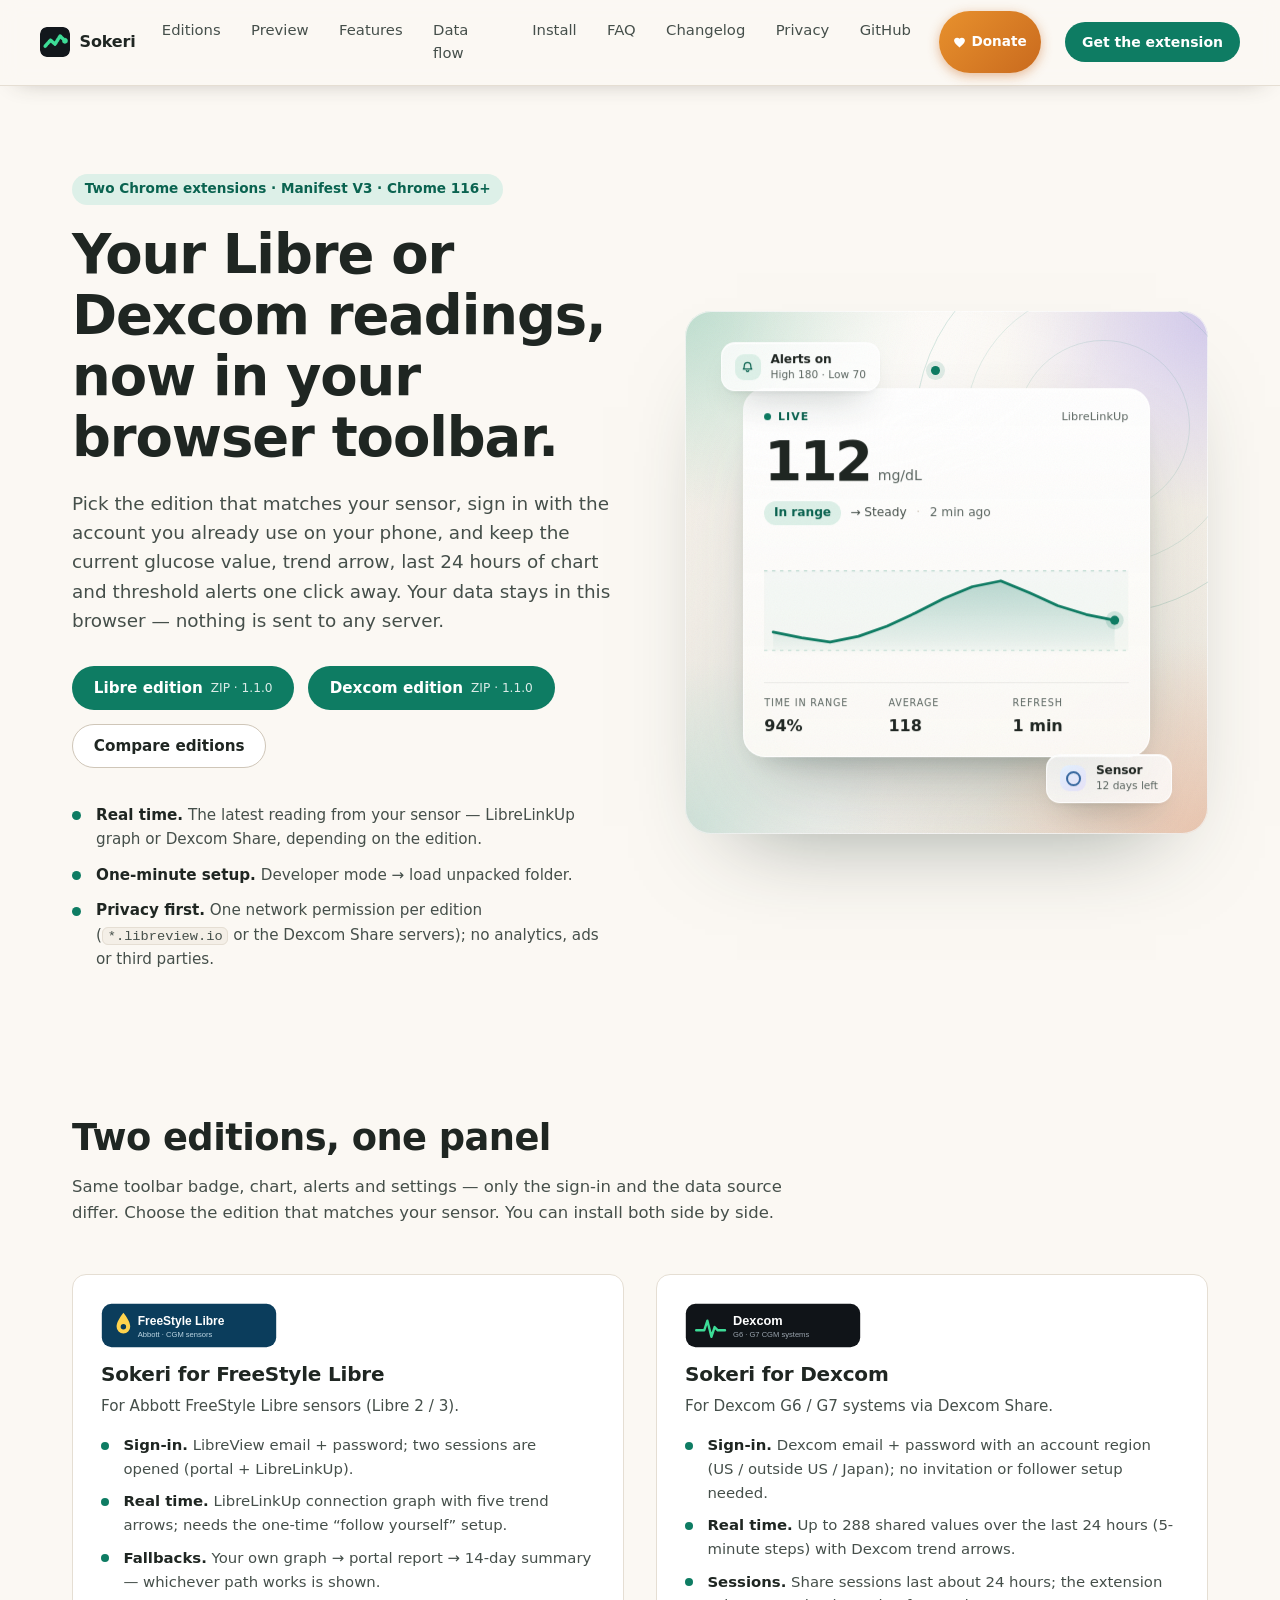
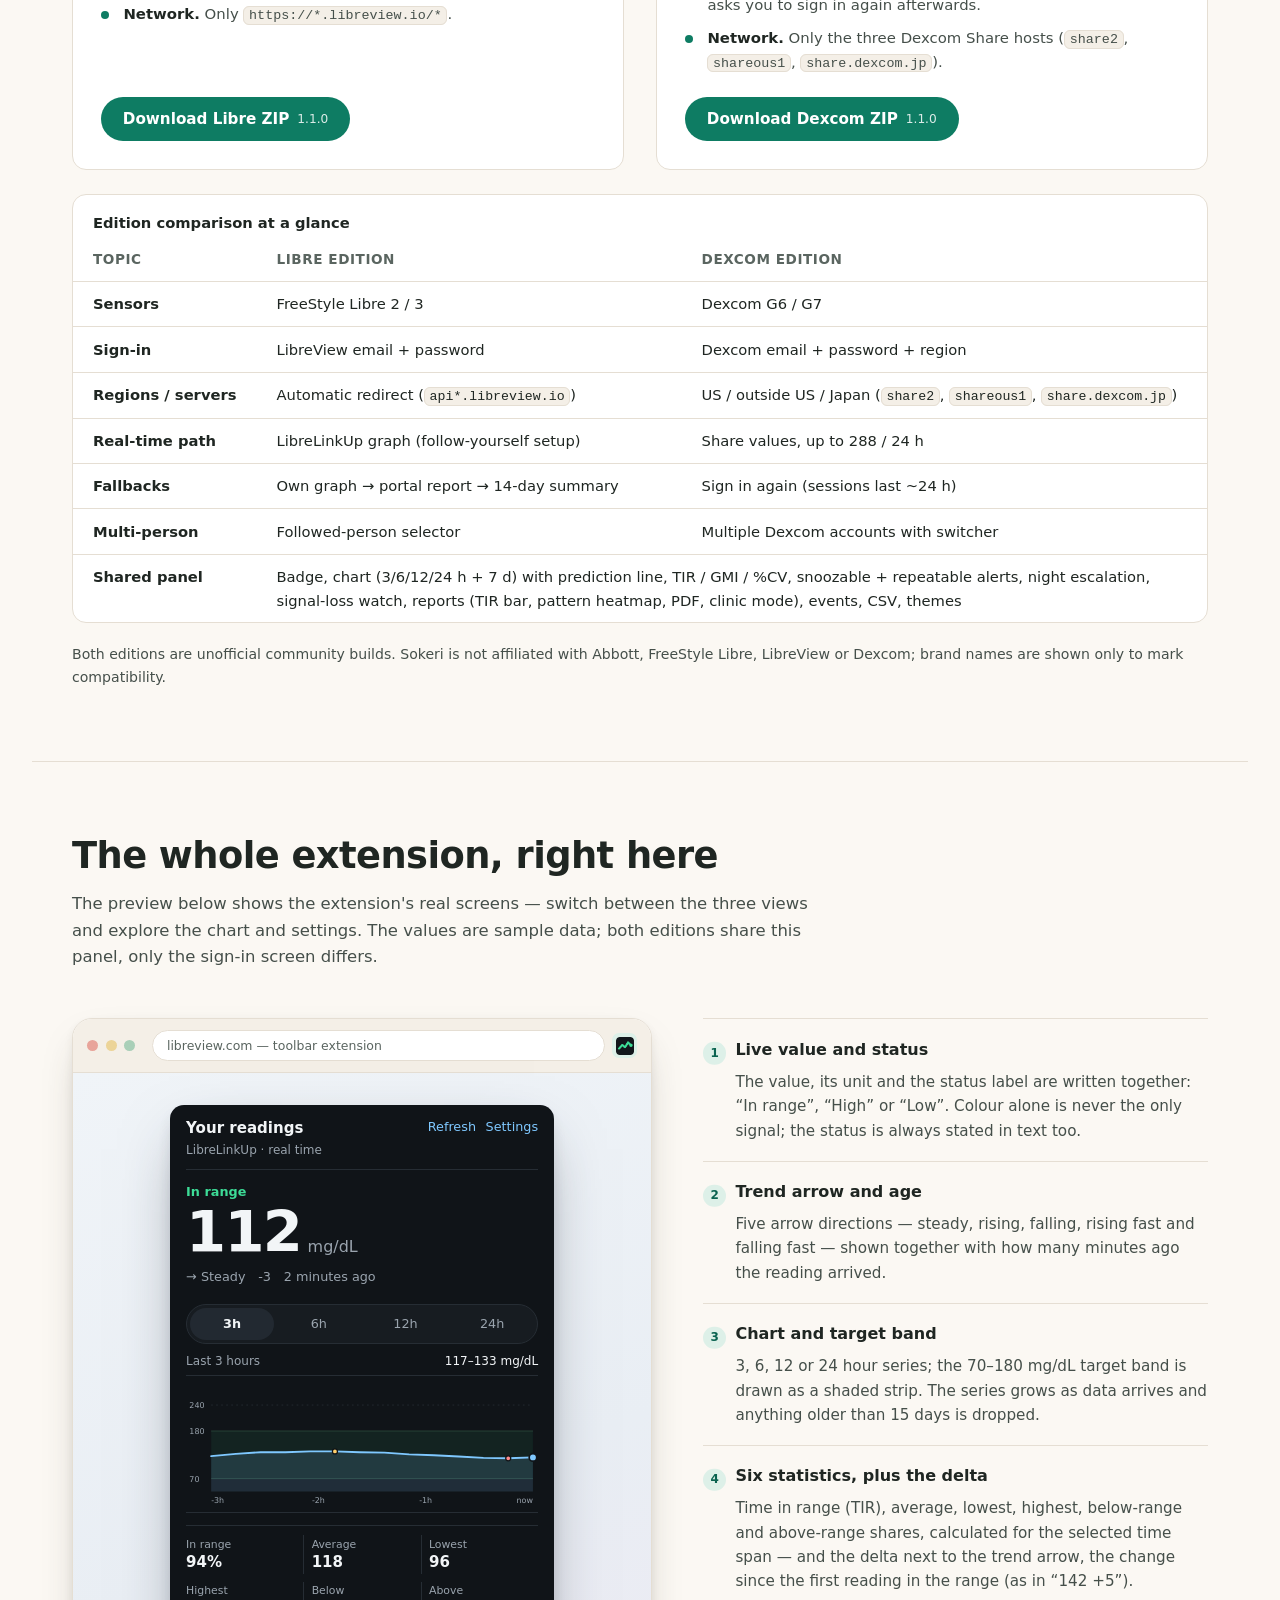
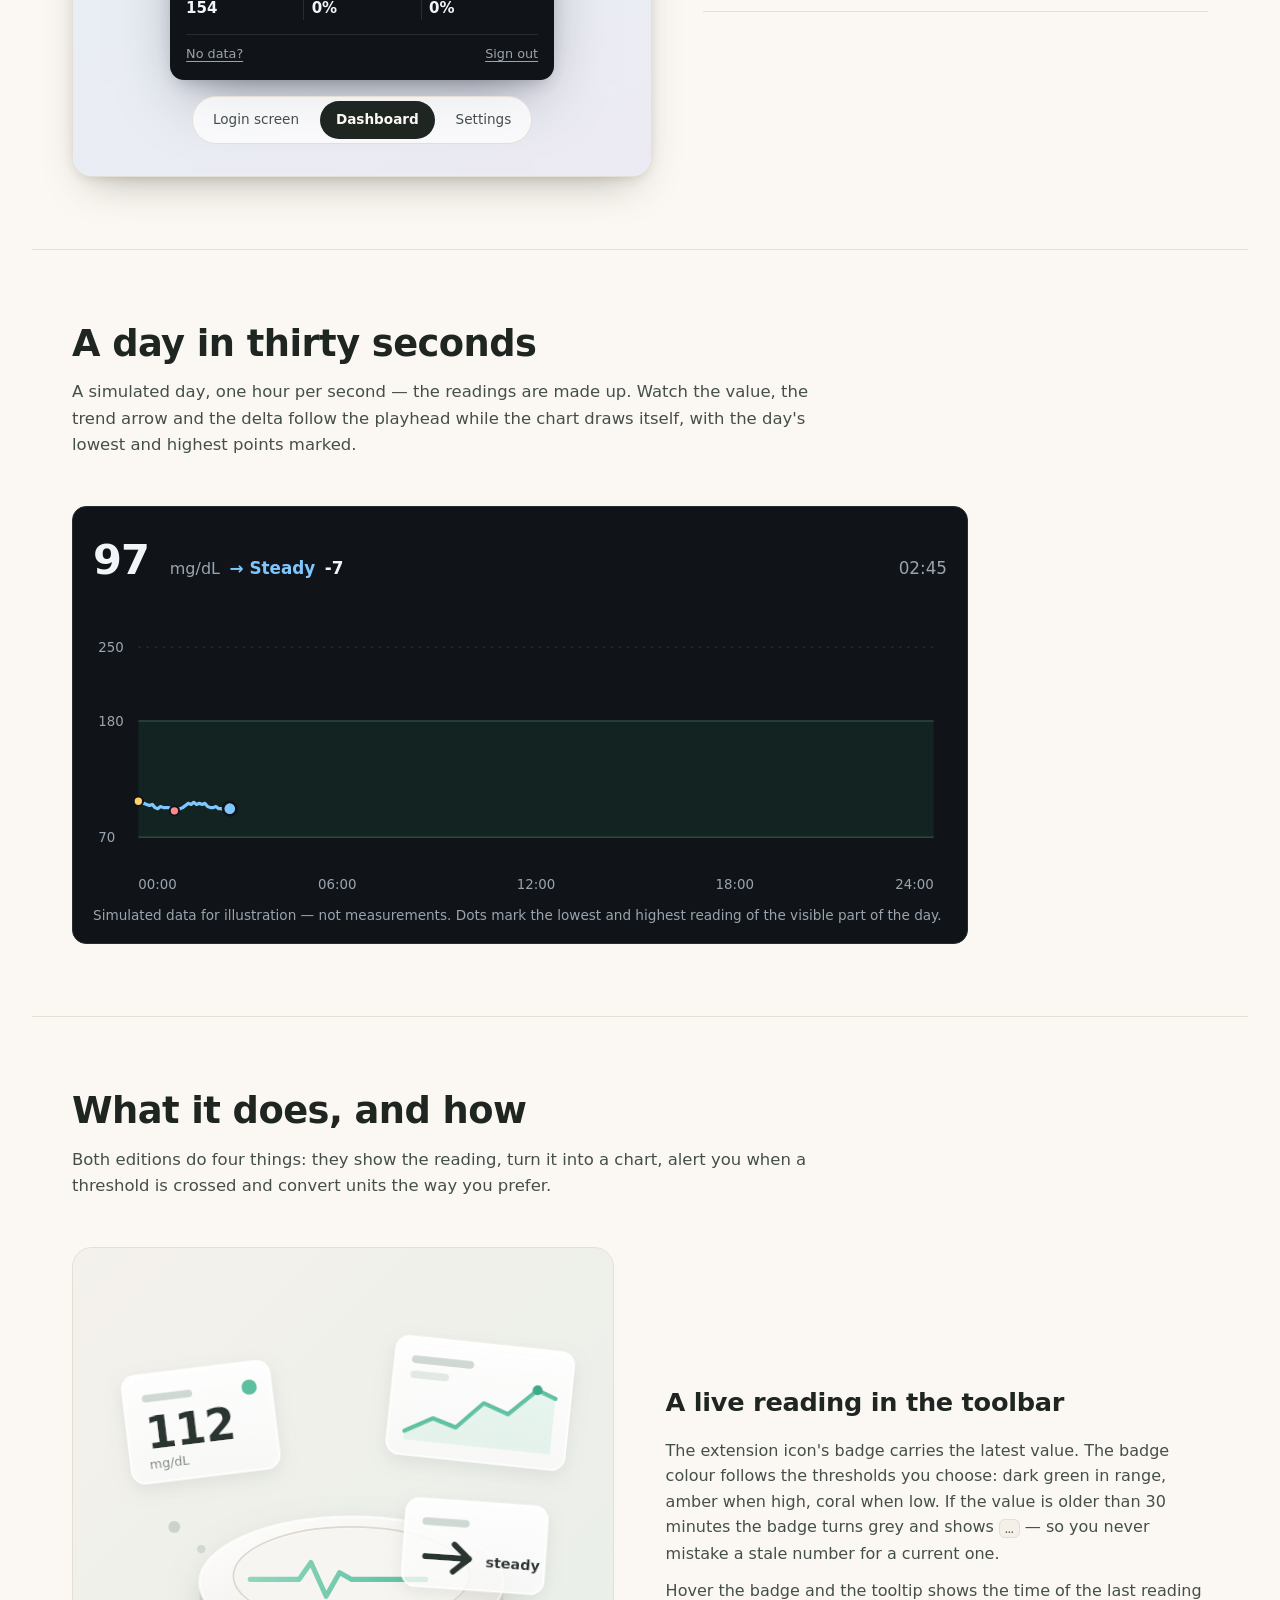
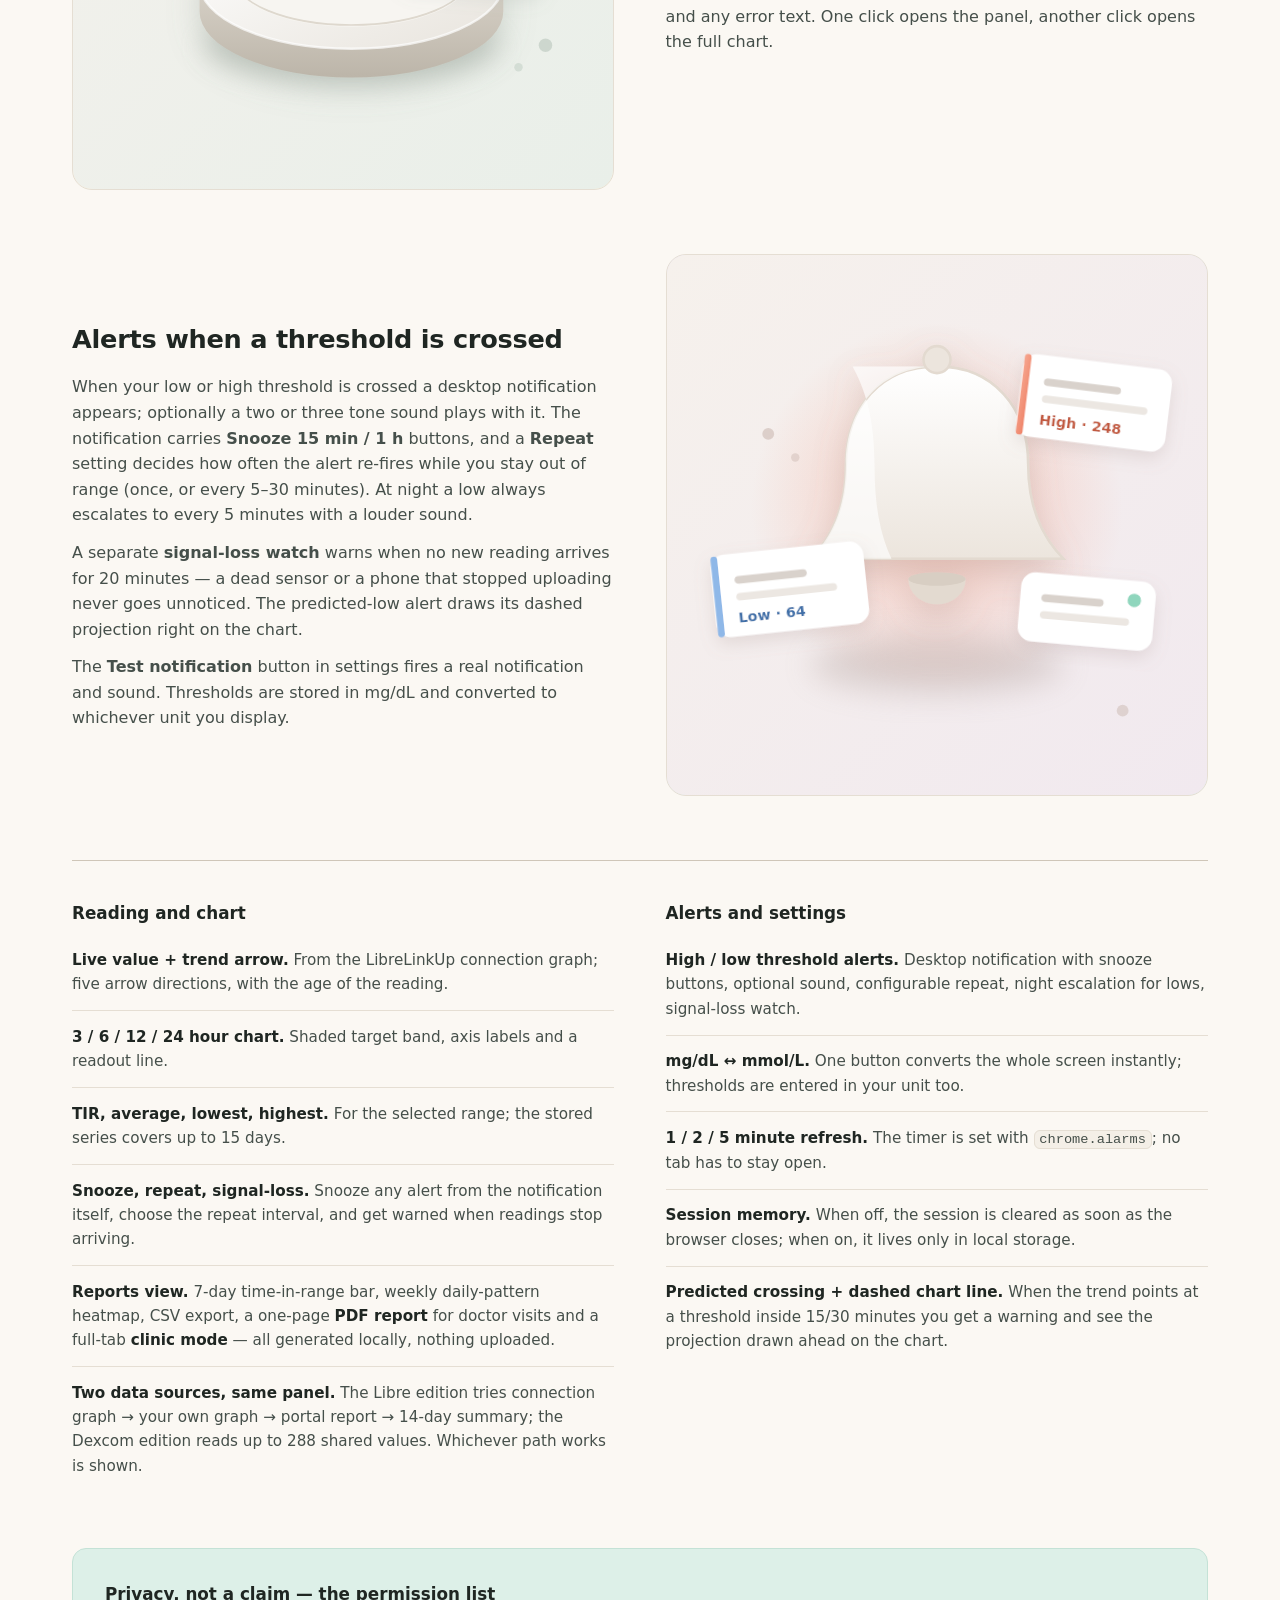
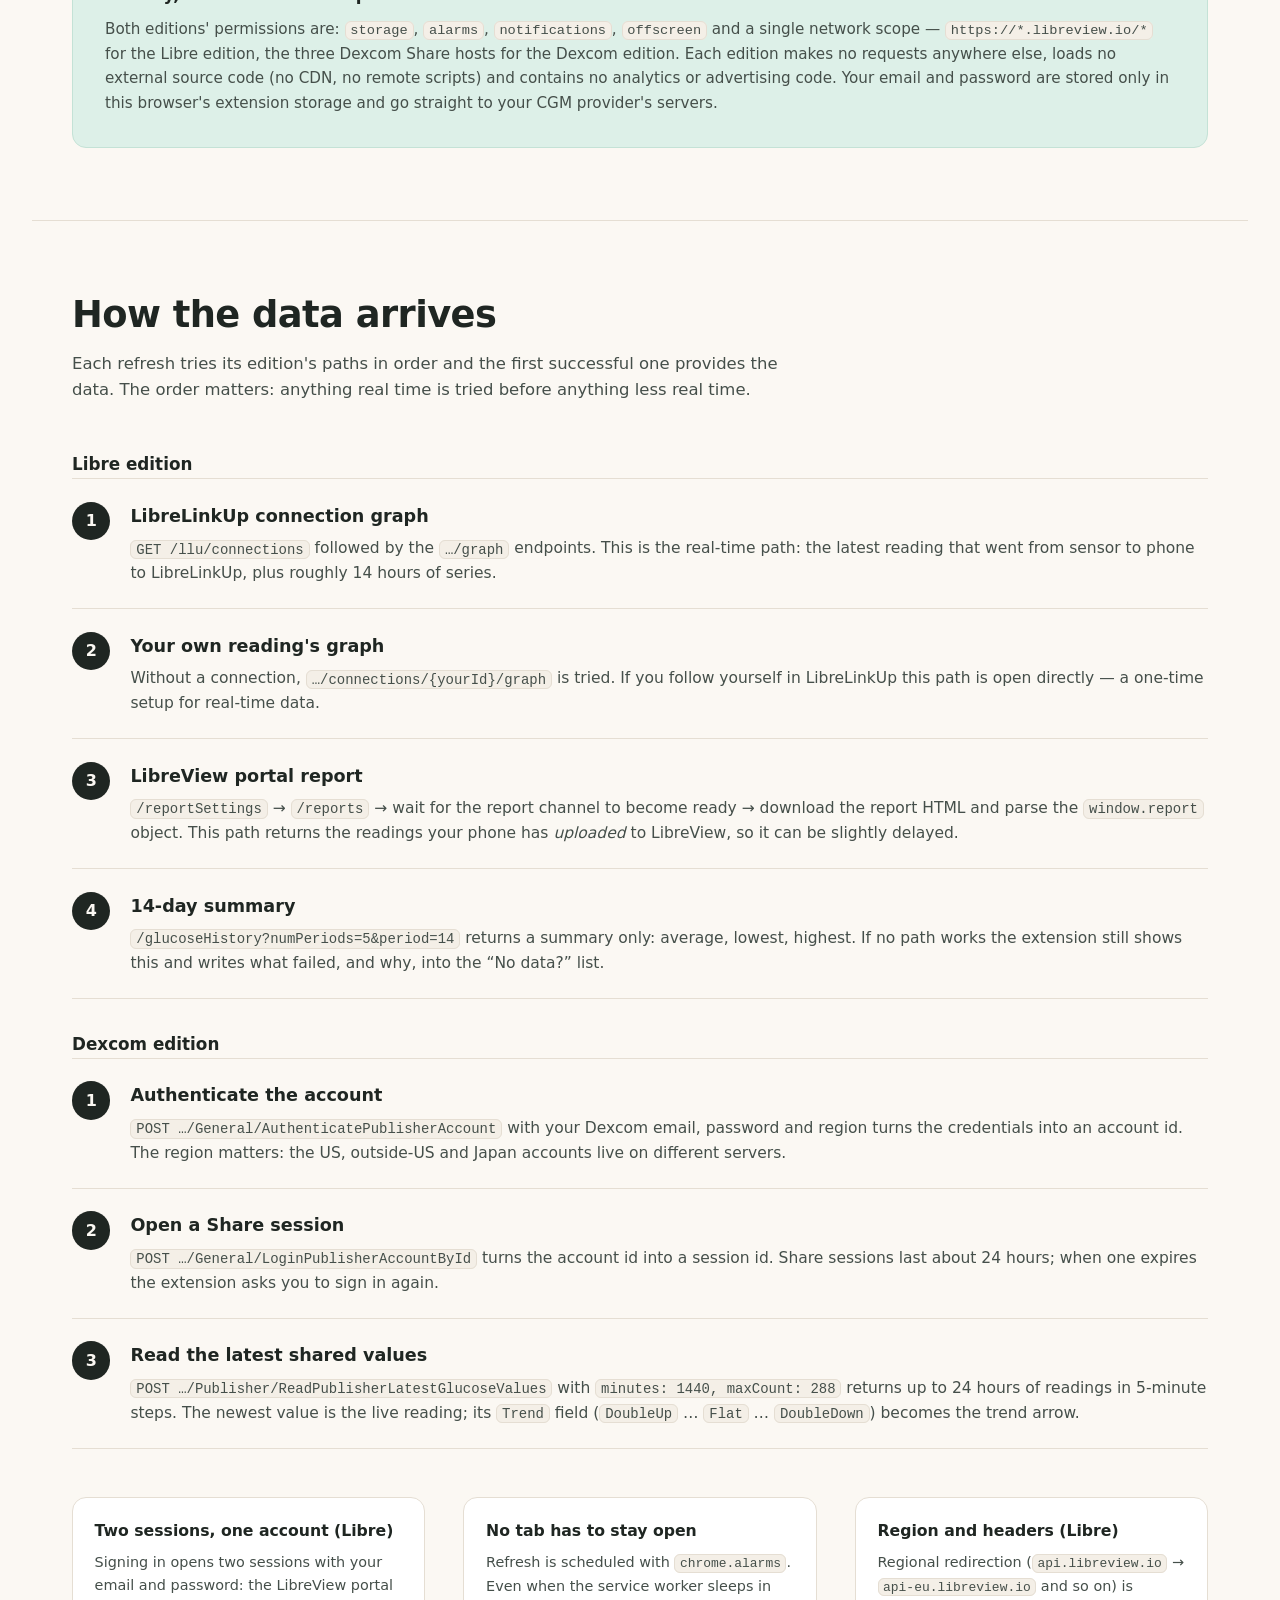
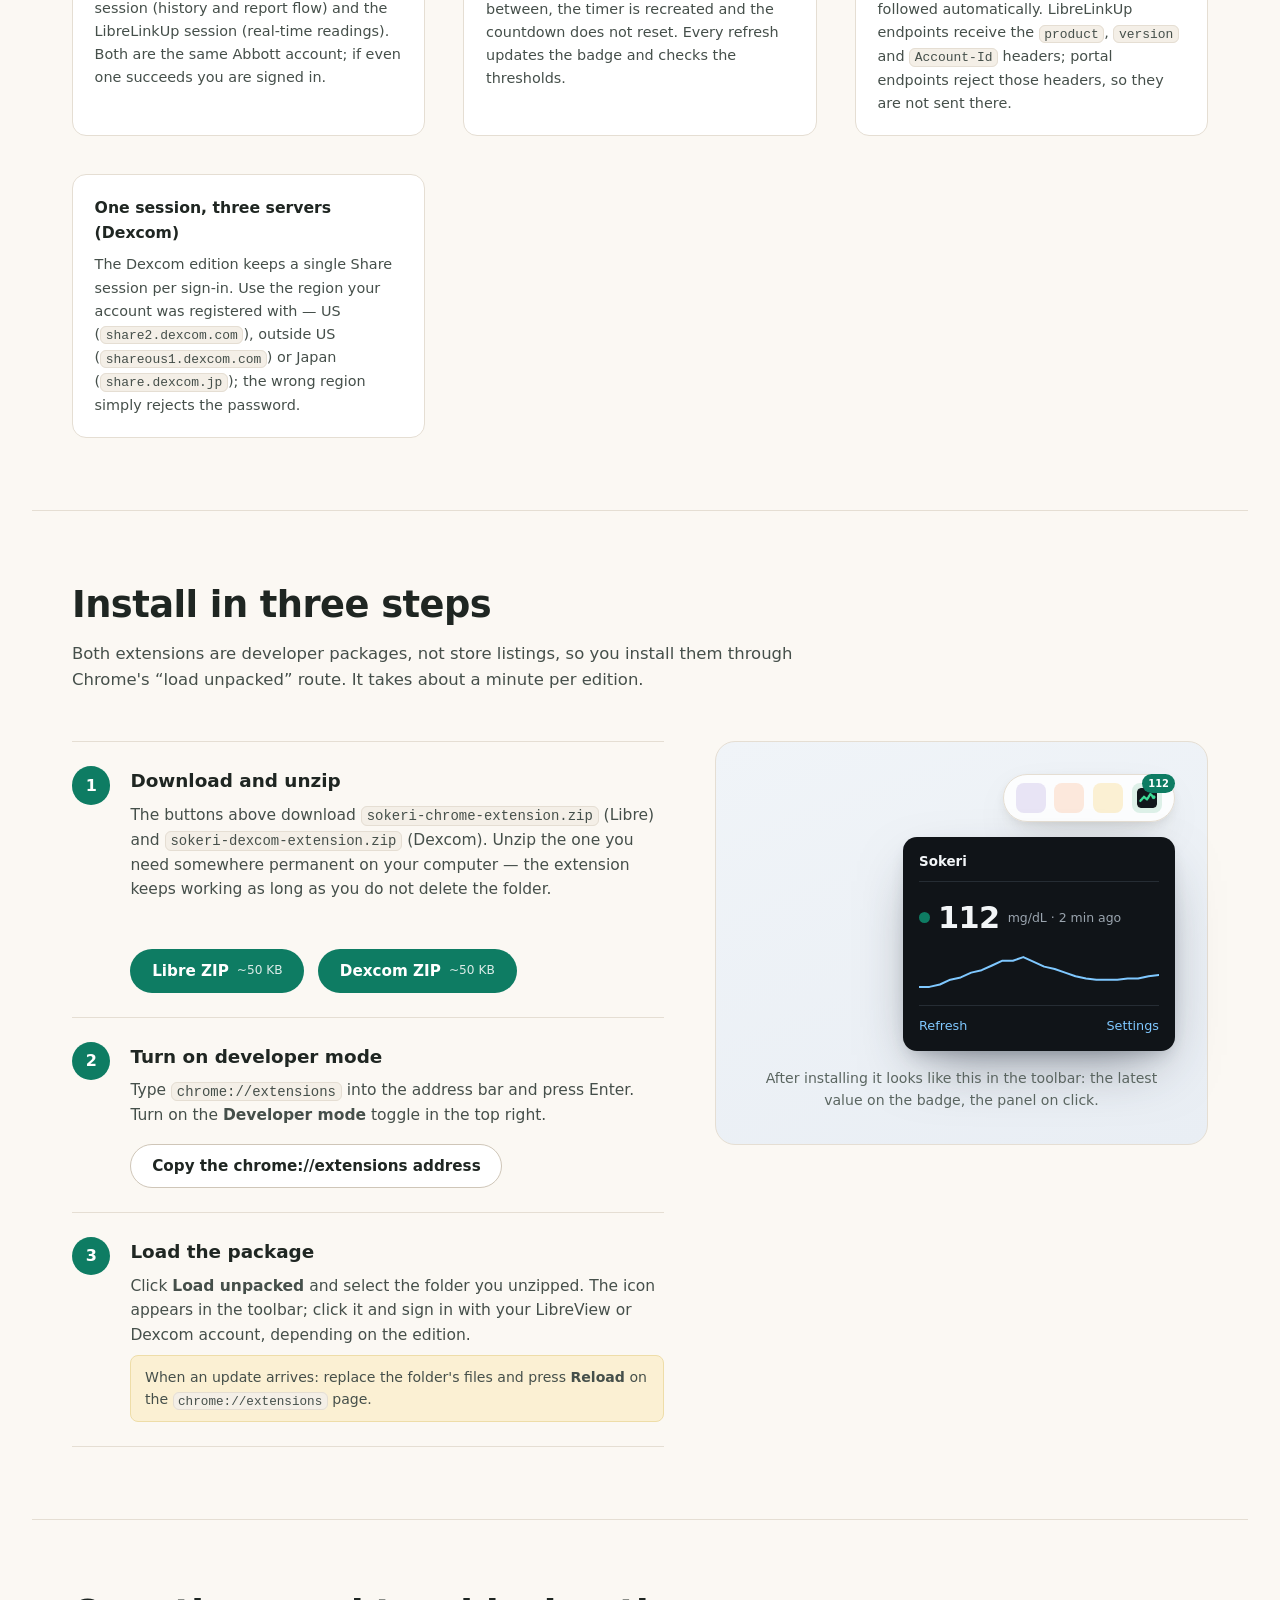
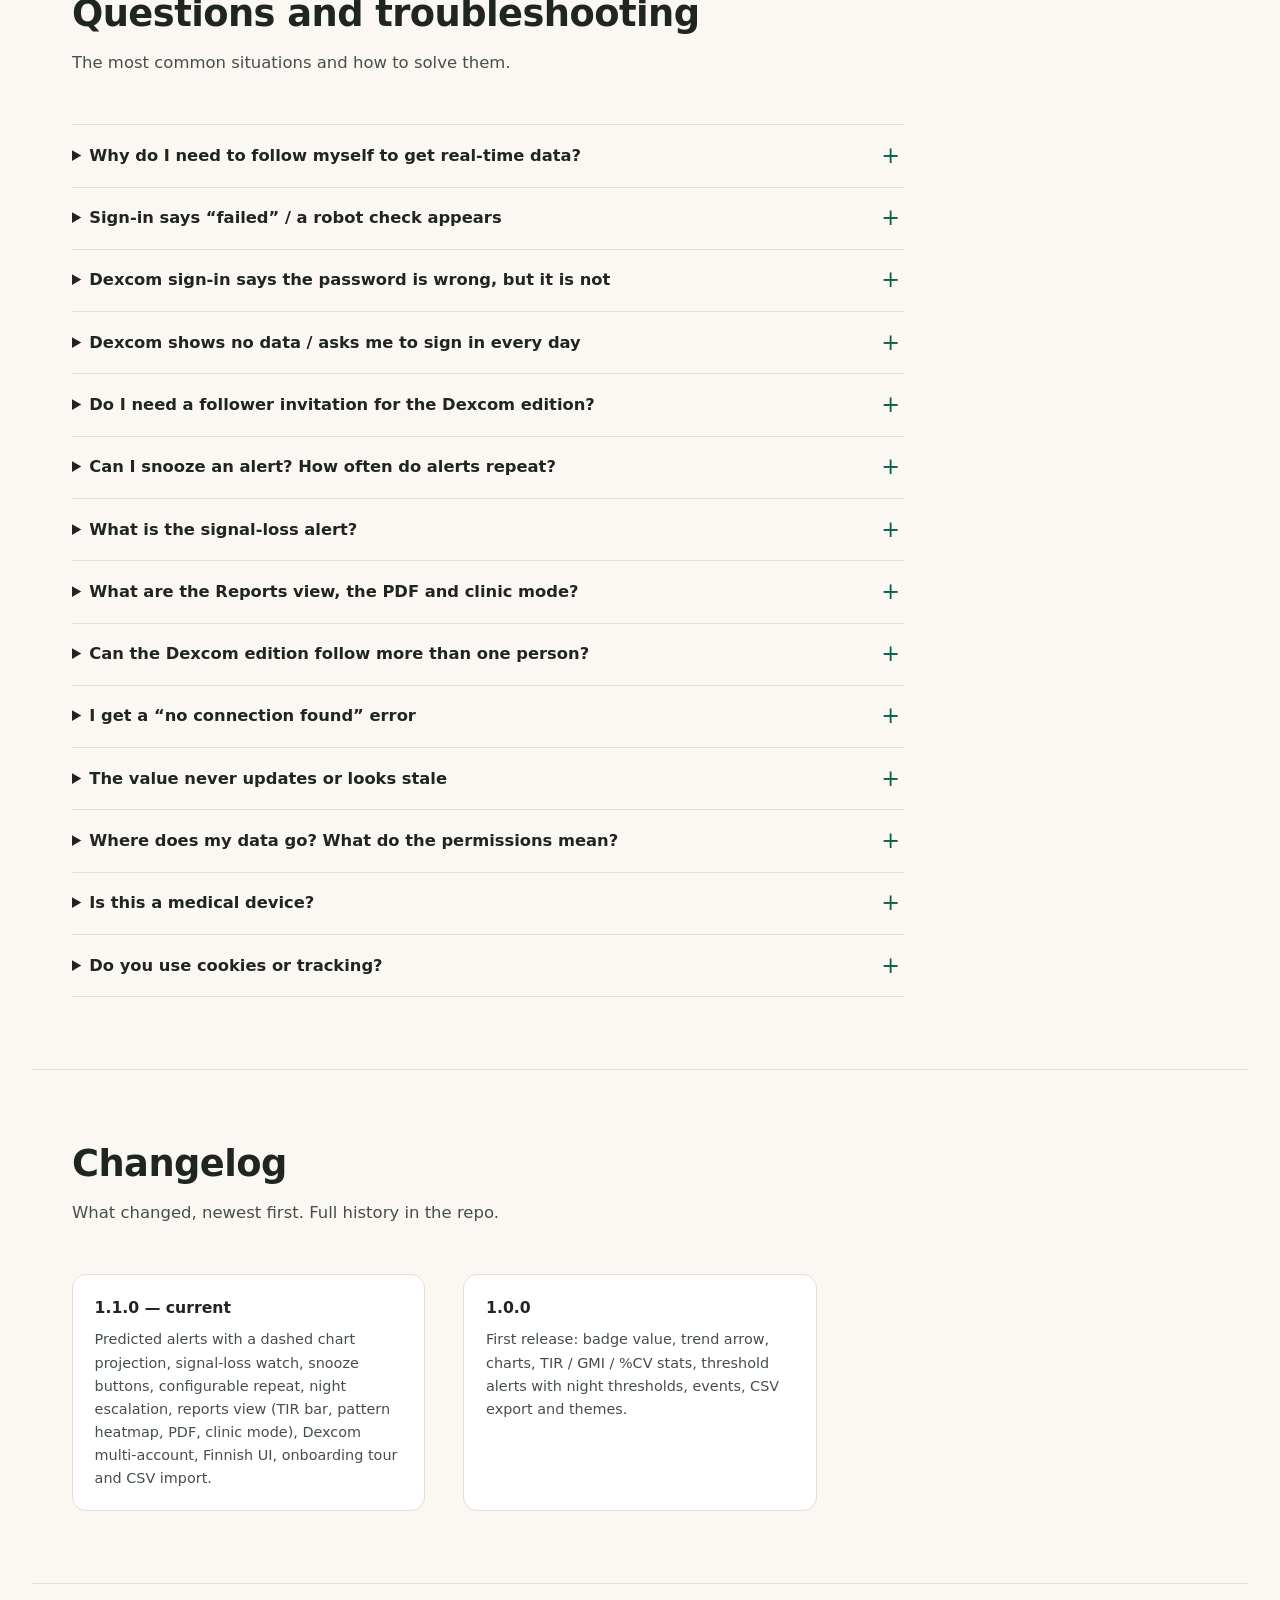
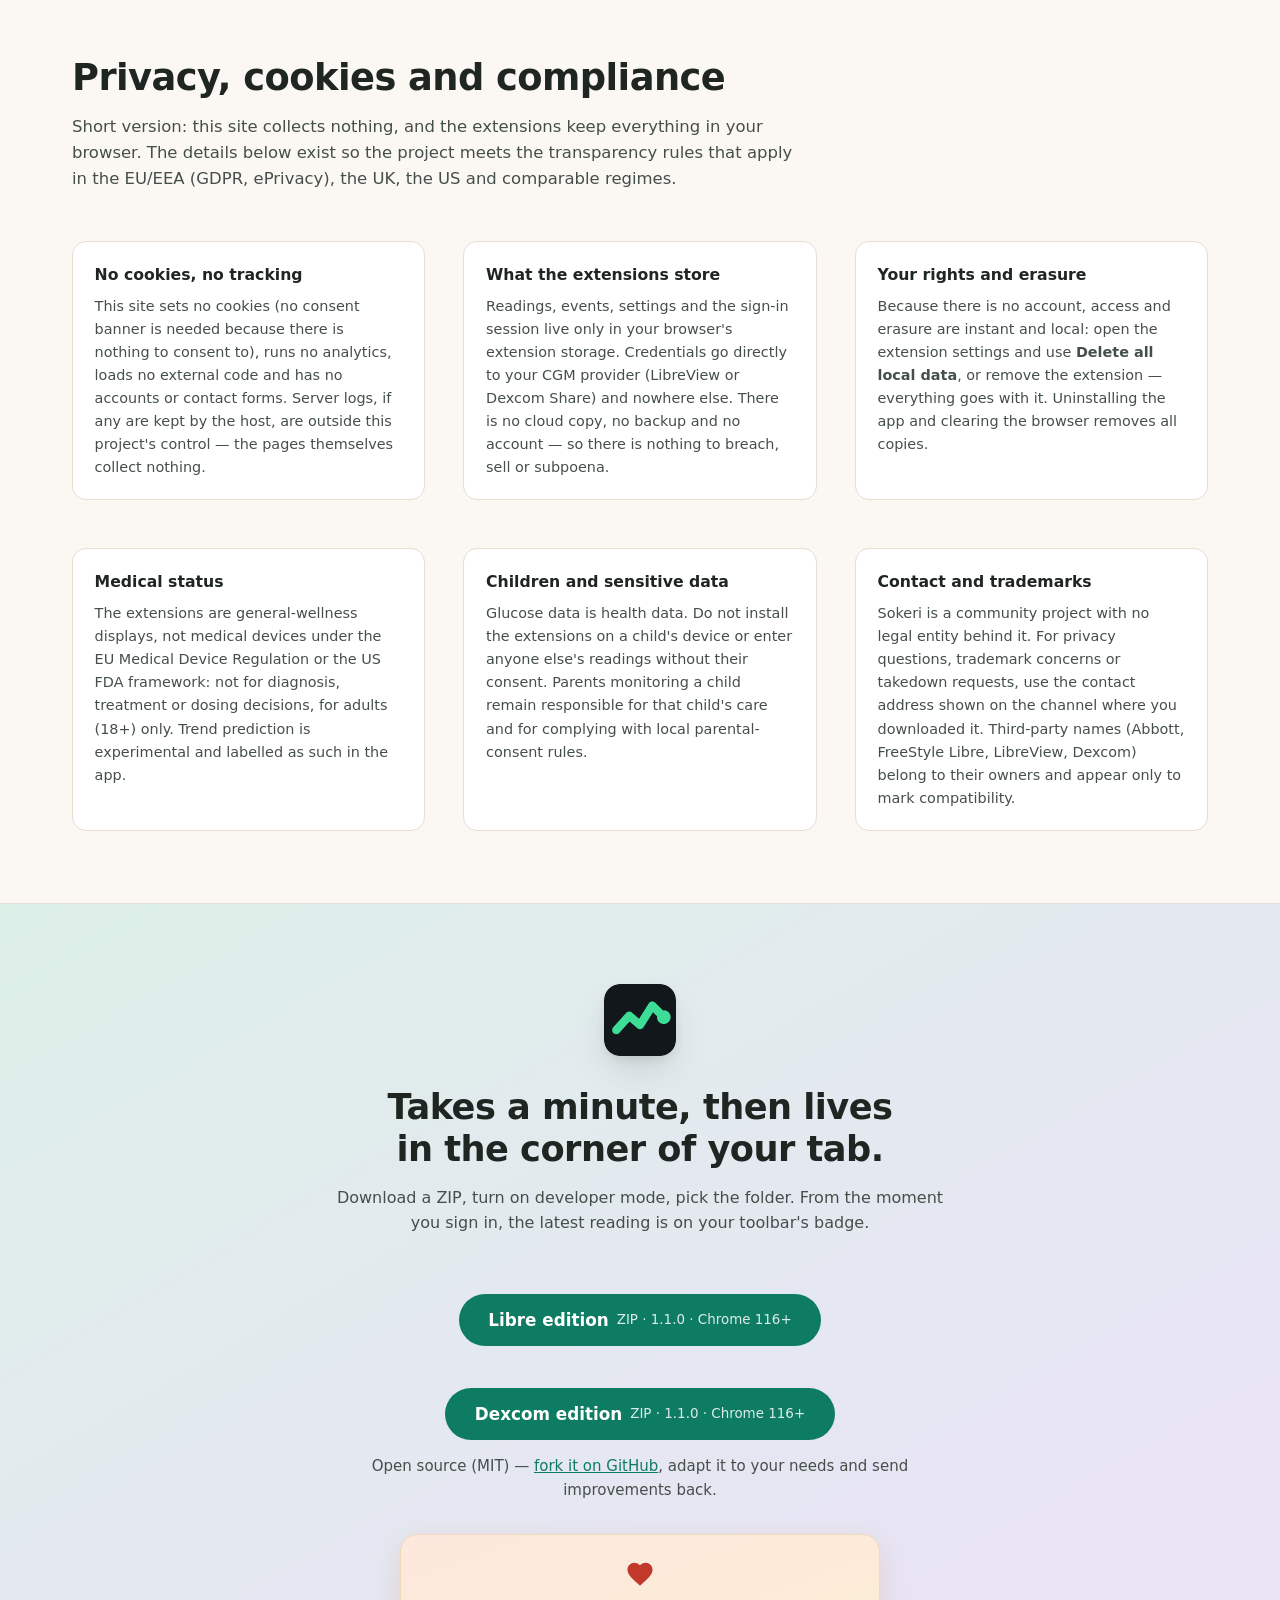
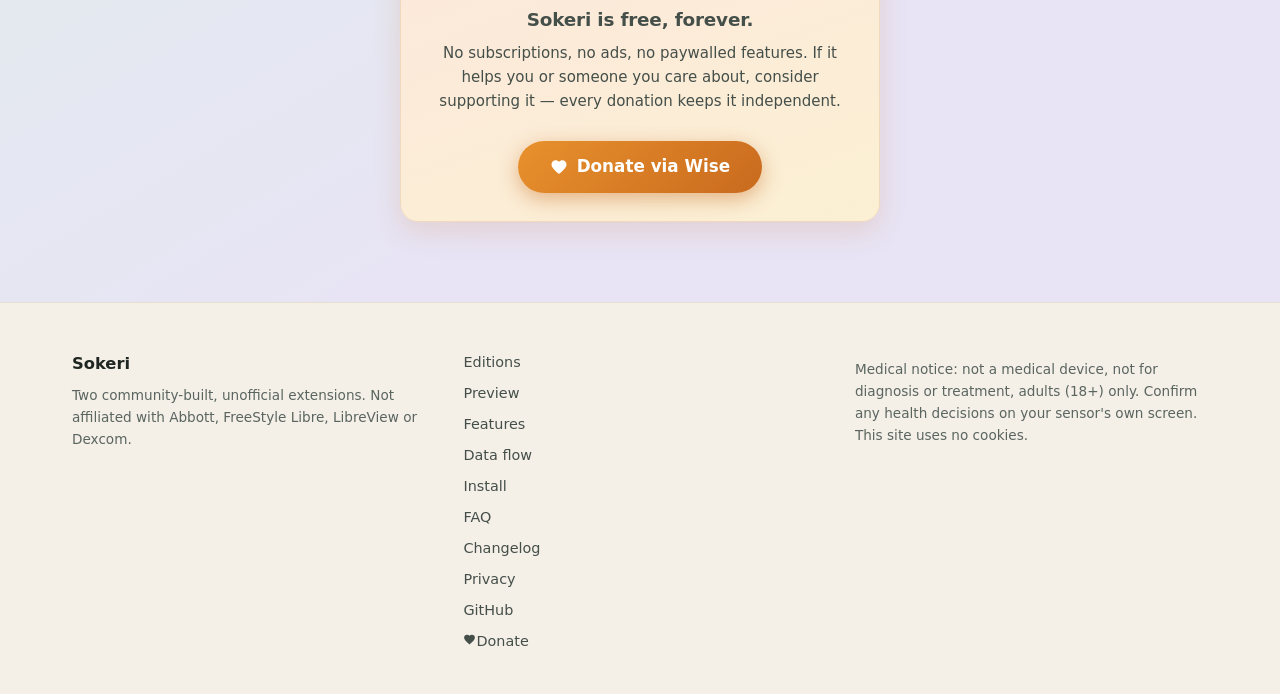
<file: index.html>
<!doctype html>
<html lang="en">
  <head>
    <meta charset="utf-8" />
    <meta name="viewport" content="width=device-width, initial-scale=1" />
    <title>Sokeri — Your Libre and Dexcom readings, right in the browser</title>
    <meta
      name="description"
      content="Sokeri comes in two Chrome extensions — one for FreeStyle Libre (LibreView), one for Dexcom G6/G7 (Dexcom Share): live value, trend arrow, chart, time-in-range stats and threshold alerts. Free, local, open source."
    />
    <link rel="icon" href="assets/icon48.png" />
    <link rel="stylesheet" href="styles.css" />
  </head>
  <body>
    <a class="skip" href="#main">Skip to content</a>

    <!-- ======================================================= top bar -->
    <header class="topbar" id="top">
      <a class="brand" href="#top">
        <img src="assets/icon48.png" alt="" width="30" height="30" />
        <span>Sokeri</span>
      </a>        <nav class="nav" aria-label="Page sections">
          <a href="#editions">Editions</a>
          <a href="#preview">Preview</a>
          <a href="#features">Features</a>
          <a href="#how">Data flow</a>
          <a href="#install">Install</a>
          <a href="#faq">FAQ</a>
          <a href="#changelog">Changelog</a>
          <a href="#privacy">Privacy</a>
          <a href="https://github.com/ErdalBirinci/Sokeri">GitHub</a>
          <a class="nav-donate" href="https://wise.com/pay/me/erdalb143"><svg viewBox="0 0 24 24" width="13" height="13" fill="currentColor" aria-hidden="true" focusable="false"><path d="M12 21.35l-1.45-1.32C5.4 15.36 2 12.28 2 8.5 2 5.42 4.42 3 7.5 3c1.74 0 3.41.81 4.5 2.09C13.09 3.81 14.76 3 16.5 3 19.58 3 22 5.42 22 8.5c0 3.78-3.4 6.86-8.55 11.54L12 21.35z" /></svg>Donate</a>
        </nav>
      <a class="btn btn-small" href="#editions">
        Get the extension
      </a>
    </header>

    <main id="main">
      <!-- ====================================================== hero -->
      <section class="hero">
        <div class="hero-copy">
          <p class="kicker">Two Chrome extensions · Manifest V3 · Chrome 116+</p>
          <h1>
            Your Libre or Dexcom readings, now in your browser toolbar.
          </h1>
          <p class="lede">
            Pick the edition that matches your sensor, sign in with the account
            you already use on your phone, and keep the current glucose value,
            trend arrow, last 24 hours of chart and threshold alerts one click
            away. Your data stays in this browser — nothing is sent to any
            server.
          </p>
          <div class="cta-row">
            <a class="btn btn-primary" href="sokeri-chrome-extension.zip" download>
              Libre edition <span class="btn-note">ZIP · 1.1.0</span>
            </a>
            <a class="btn btn-primary" href="sokeri-dexcom-extension.zip" download>
              Dexcom edition <span class="btn-note">ZIP · 1.1.0</span>
            </a>
            <a class="btn btn-ghost" href="#editions">Compare editions</a>
          </div>
          <ul class="hero-points">
            <li>
              <strong>Real time.</strong> The latest reading from your sensor —
              LibreLinkUp graph or Dexcom Share, depending on the edition.
            </li>
            <li>
              <strong>One-minute setup.</strong> Developer mode → load unpacked
              folder.
            </li>
            <li>
              <strong>Privacy first.</strong> One network permission per
              edition (<code>*.libreview.io</code> or the Dexcom Share servers);
              no analytics, ads or third parties.
            </li>
          </ul>
        </div>

        <div class="hero-stage" aria-hidden="true">
          <div class="stage-wash"></div>
          <div class="stage-orbit"><span></span><span></span><i></i></div>

          <div class="shot-parallax">
            <div class="shot">
              <div class="shot-top">
                <span class="shot-live"><i></i>Live</span>
                <span class="shot-name">LibreLinkUp</span>
              </div>

              <div class="shot-value">
                <span class="shot-num">112</span>
                <span class="shot-unit">mg/dL</span>
              </div>

              <div class="shot-meta">
                <span class="shot-state">In range</span>
                <span class="shot-trend">→ Steady</span>
                <span class="shot-age">2 min ago</span>
              </div>

              <svg class="shot-chart" viewBox="0 0 320 112" fill="none">
                <defs>
                  <linearGradient id="shotFill" x1="0" y1="0" x2="0" y2="1">
                    <stop offset="0" stop-color="#0e7c63" stop-opacity="0.26" />
                    <stop offset="0.85" stop-color="#0e7c63" stop-opacity="0" />
                  </linearGradient>
                </defs>
                <rect x="0" y="26" width="320" height="70" fill="#0e7c63" opacity="0.035" />
                <line x1="0" y1="26" x2="320" y2="26" stroke="#0e7c63" stroke-opacity="0.24" stroke-dasharray="3 4" />
                <line x1="0" y1="96" x2="320" y2="96" stroke="#0e7c63" stroke-opacity="0.24" stroke-dasharray="3 4" />
                <path
                  d="M8 79.8 L33 84.9 L58 88.7 L83 83.6 L108 74.6 L133 63.1 L158 50.3 L183 40 L208 34.9 L233 45.2 L258 56.7 L283 64.4 L308 69.5 L308 112 L8 112 Z"
                  fill="url(#shotFill)"
                />
                <path
                  d="M8 79.8 L33 84.9 L58 88.7 L83 83.6 L108 74.6 L133 63.1 L158 50.3 L183 40 L208 34.9 L233 45.2 L258 56.7 L283 64.4 L308 69.5"
                  stroke="#0e7c63"
                  stroke-width="2.4"
                  stroke-linecap="round"
                  stroke-linejoin="round"
                />
                <circle cx="308" cy="69.5" r="8" fill="#0e7c63" opacity="0.16" />
                <circle cx="308" cy="69.5" r="4" fill="#0e7c63" />
              </svg>

              <dl class="shot-stats">
                <div><dt>Time in range</dt><dd>94%</dd></div>
                <div><dt>Average</dt><dd>118</dd></div>
                <div><dt>Refresh</dt><dd>1 min</dd></div>
              </dl>

              <div class="shot-chip shot-chip-top">
                <span class="chip-ico chip-ico-bell">
                  <svg viewBox="0 0 16 16" width="13" height="13" fill="none" stroke="currentColor" stroke-width="1.5" stroke-linecap="round" stroke-linejoin="round">
                    <path d="M4 7a4 4 0 1 1 8 0c0 2.5.7 3.4 1.2 4H2.8C3.3 10.4 4 9.5 4 7Z" />
                    <path d="M6.5 13a1.6 1.6 0 0 0 3 0" />
                  </svg>
                </span>
                <span class="chip-text"><b>Alerts on</b><em>High 180 · Low 70</em></span>
              </div>

              <div class="shot-chip shot-chip-bottom">
                <span class="chip-ico chip-ico-ring"></span>
                <span class="chip-text"><b>Sensor</b><em>12 days left</em></span>
              </div>
            </div>
          </div>
        </div>
      </section>

      <!-- =================================================== editions -->
      <section class="section" id="editions">
        <div class="section-head">
          <h2>Two editions, one panel</h2>
          <p>
            Same toolbar badge, chart, alerts and settings — only the sign-in
            and the data source differ. Choose the edition that matches your
            sensor. You can install both side by side.
          </p>
        </div>

        <div class="ed-grid">
          <article class="ed-card">
            <img
              class="ed-logo"
              src="assets/brand-libre.svg"
              alt="FreeStyle Libre — works with the Libre edition"
              width="220"
              height="56"
              loading="lazy"
            />
            <h3>Sokeri for FreeStyle Libre</h3>
            <p class="ed-sub">For Abbott FreeStyle Libre sensors (Libre 2 / 3).</p>
            <ul>
              <li>
                <strong>Sign-in.</strong> LibreView email + password; two
                sessions are opened (portal + LibreLinkUp).
              </li>
              <li>
                <strong>Real time.</strong> LibreLinkUp connection graph with
                five trend arrows; needs the one-time “follow yourself” setup.
              </li>
              <li>
                <strong>Fallbacks.</strong> Your own graph → portal report →
                14-day summary — whichever path works is shown.
              </li>
              <li>
                <strong>Network.</strong> Only
                <code>https://*.libreview.io/*</code>.
              </li>
            </ul>
            <a class="btn btn-primary" href="sokeri-chrome-extension.zip" download>
              Download Libre ZIP <span class="btn-note">1.1.0</span>
            </a>
          </article>

          <article class="ed-card">
            <img
              class="ed-logo"
              src="assets/brand-dexcom.svg"
              alt="Dexcom — works with the Dexcom edition"
              width="220"
              height="56"
              loading="lazy"
            />
            <h3>Sokeri for Dexcom</h3>
            <p class="ed-sub">For Dexcom G6 / G7 systems via Dexcom Share.</p>
            <ul>
              <li>
                <strong>Sign-in.</strong> Dexcom email + password with an
                account region (US / outside US / Japan); no invitation or
                follower setup needed.
              </li>
              <li>
                <strong>Real time.</strong> Up to 288 shared values over the
                last 24 hours (5-minute steps) with Dexcom trend arrows.
              </li>
              <li>
                <strong>Sessions.</strong> Share sessions last about 24 hours;
                the extension asks you to sign in again afterwards.
              </li>
              <li>
                <strong>Network.</strong> Only the three Dexcom Share hosts
                (<code>share2</code>, <code>shareous1</code>,
                <code>share.dexcom.jp</code>).
              </li>
            </ul>
            <a class="btn btn-primary" href="sokeri-dexcom-extension.zip" download>
              Download Dexcom ZIP <span class="btn-note">1.1.0</span>
            </a>
          </article>
        </div>

        <div class="table-wrap">
          <table class="compare">
            <caption>Edition comparison at a glance</caption>
            <thead>
              <tr><th scope="col">Topic</th><th scope="col">Libre edition</th><th scope="col">Dexcom edition</th></tr>
            </thead>
            <tbody>
              <tr><th scope="row">Sensors</th><td>FreeStyle Libre 2 / 3</td><td>Dexcom G6 / G7</td></tr>
              <tr><th scope="row">Sign-in</th><td>LibreView email + password</td><td>Dexcom email + password + region</td></tr>
              <tr><th scope="row">Regions / servers</th><td>Automatic redirect (<code>api*.libreview.io</code>)</td><td>US / outside US / Japan (<code>share2</code>, <code>shareous1</code>, <code>share.dexcom.jp</code>)</td></tr>
              <tr><th scope="row">Real-time path</th><td>LibreLinkUp graph (follow-yourself setup)</td><td>Share values, up to 288 / 24 h</td></tr>
              <tr><th scope="row">Fallbacks</th><td>Own graph → portal report → 14-day summary</td><td>Sign in again (sessions last ~24 h)</td></tr>
              <tr><th scope="row">Multi-person</th><td>Followed-person selector</td><td>Multiple Dexcom accounts with switcher</td></tr>
              <tr><th scope="row">Shared panel</th><td colspan="2">Badge, chart (3/6/12/24 h + 7 d) with prediction line, TIR / GMI / %CV, snoozable + repeatable alerts, night escalation, signal-loss watch, reports (TIR bar, pattern heatmap, PDF, clinic mode), events, CSV, themes</td></tr>
            </tbody>
          </table>
        </div>

        <p class="ed-note">
          Both editions are unofficial community builds. Sokeri is not
          affiliated with Abbott, FreeStyle Libre, LibreView or Dexcom; brand
          names are shown only to mark compatibility.
        </p>
      </section>

      <!-- ================================================= live preview -->
      <section class="section" id="preview">
        <div class="section-head">
          <h2>The whole extension, right here</h2>
          <p>
            The preview below shows the extension's real screens — switch
            between the three views and explore the chart and settings. The
            values are sample data; both editions share this panel, only the
            sign-in screen differs.
          </p>
        </div>

        <div class="preview-wrap">
          <!-- browser frame -->
          <div class="browser">
            <div class="browser-bar">
              <span class="dot dot-r"></span>
              <span class="dot dot-y"></span>
              <span class="dot dot-g"></span>
              <span class="browser-url">libreview.com — toolbar extension</span>
              <span class="browser-ext">
                <img src="assets/icon32.png" alt="" width="18" height="18" />
              </span>
            </div>

            <div class="browser-body">
              <div class="popup-frame" id="popup-frame">
                <!-- view: login -->
                <div class="pv" data-view="login" hidden>
                  <div class="masthead">
                    <img src="assets/icon48.png" alt="" width="32" height="32" />
                    <h3>Sokeri</h3>
                  </div>
                  <p class="pv-lede">
                    Track your glucose readings in the browser with your
                    LibreView account.
                  </p>
                  <div class="pv-field">
                    <span class="pv-label">Email</span>
                    <span class="pv-input">you@example.com</span>
                  </div>
                  <div class="pv-field">
                    <span class="pv-label">Password</span>
                    <span class="pv-input">••••••••••</span>
                  </div>
                  <div class="pv-field">
                    <span class="pv-label">Region</span>
                    <span class="pv-input pv-select">Automatic (recommended)</span>
                  </div>
                  <span class="pv-check">✓ Remember me on this device</span>
                  <span class="pv-primary">Sign in</span>
                  <p class="pv-fine">
                    Your email and password are stored only in this browser's
                    extension storage and sent directly to Abbott's servers.
                  </p>
                </div>

                <!-- view: dashboard -->
                <div class="pv" data-view="app">
                  <div class="pv-top">
                    <div>
                      <strong>Your readings</strong>
                      <span class="pv-source">LibreLinkUp · real time</span>
                    </div>
                    <div class="pv-actions">
                      <span>Refresh</span>
                      <span>Settings</span>
                    </div>
                  </div>

                  <div class="pv-hero">
                    <p class="pv-state" data-state="ok">In range</p>
                    <p class="pv-value">
                      <span class="pv-num">112</span>
                      <span class="pv-unit">mg/dL</span>
                    </p>
                    <p class="pv-meta">
                      <span>→ Steady</span><span id="pv-delta" title="Change since the first reading in this range">+0</span><span>2 minutes ago</span>
                    </p>
                  </div>

                  <div class="pv-ranges" role="group" aria-label="Time range (preview)">
                    <button type="button" data-range="3" aria-pressed="true">3h</button>
                    <button type="button" data-range="6" aria-pressed="false">6h</button>
                    <button type="button" data-range="12" aria-pressed="false">12h</button>
                    <button type="button" data-range="24" aria-pressed="false">24h</button>
                  </div>

                  <figure class="pv-chart-fig">
                    <figcaption>
                      <span id="pv-chart-note">Last 3 hours</span>
                      <span id="pv-chart-readout">104–138 mg/dL</span>
                    </figcaption>
                    <div class="pv-chart" id="pv-chart" role="img"
                         aria-label="Sample glucose chart with a target range of 70 to 180 mg/dL"></div>
                  </figure>

                  <dl class="pv-stats">
                    <div><dt>In range</dt><dd>94%</dd></div>
                    <div><dt>Average</dt><dd>118</dd></div>
                    <div><dt>Lowest</dt><dd>96</dd></div>
                    <div><dt>Highest</dt><dd>154</dd></div>
                    <div><dt>Below</dt><dd id="pv-below">1%</dd></div>
                    <div><dt>Above</dt><dd id="pv-above">5%</dd></div>
                  </dl>

                  <div class="pv-foot">
                    <span>No data?</span><span>Sign out</span>
                  </div>
                </div>

                <!-- view: settings -->
                <div class="pv" data-view="settings" hidden>
                  <div class="pv-top">
                    <div><strong>Settings</strong></div>
                    <div class="pv-actions"><span>Back</span></div>
                  </div>
                  <div class="pv-row">
                    <span>Unit</span>
                    <span class="pv-seg">
                      <button type="button" data-unit="mgdl" aria-pressed="true">mg/dL</button>
                      <button type="button" data-unit="mmoll" aria-pressed="false">mmol/L</button>
                    </span>
                  </div>
                  <div class="pv-row"><span>Low threshold</span><span class="pv-num-in">70</span></div>
                  <div class="pv-row"><span>High threshold</span><span class="pv-num-in">180</span></div>
                  <div class="pv-row"><span>High / low alerts</span><span class="pv-toggle on"></span></div>
                  <div class="pv-row"><span>Alert sound</span><span class="pv-toggle on"></span></div>
                  <div class="pv-row"><span>Refresh interval</span><span class="pv-num-in wide">1 minute</span></div>
                  <div class="pv-row"><span>Remember session</span><span class="pv-toggle on"></span></div>
                  <span class="pv-ghost">Test notification</span>
                  <p class="pv-fine">
                    Settings are stored only in this browser's extension storage
                    (<code>chrome.storage.local</code>).
                  </p>
                </div>
              </div>

              <!-- view switcher -->
              <div class="pv-tabs" role="group" aria-label="Preview view">
                <button type="button" data-show="login" aria-pressed="false">Login screen</button>
                <button type="button" data-show="app" aria-pressed="true">Dashboard</button>
                <button type="button" data-show="settings" aria-pressed="false">Settings</button>
              </div>
            </div>
          </div>

          <!-- explanation column -->
          <ol class="anno">
            <li>
              <h3>Live value and status</h3>
              <p>
                The value, its unit and the status label are written together:
                “In range”, “High” or “Low”. Colour alone is never the only
                signal; the status is always stated in text too.
              </p>
            </li>
            <li>
              <h3>Trend arrow and age</h3>
              <p>
                Five arrow directions — steady, rising, falling, rising fast and
                falling fast — shown together with how many minutes ago the
                reading arrived.
              </p>
            </li>
            <li>
              <h3>Chart and target band</h3>
              <p>
                3, 6, 12 or 24 hour series; the 70–180 mg/dL target band is
                drawn as a shaded strip. The series grows as data arrives and
                anything older than 15 days is dropped.
              </p>
            </li>
            <li>
              <h3>Six statistics, plus the delta</h3>
              <p>
                Time in range (TIR), average, lowest, highest, below-range and
                above-range shares, calculated for the selected time span — and
                the delta next to the trend arrow, the change since the first
                reading in the range (as in “142 +5”).
              </p>
            </li>
          </ol>
        </div>
      </section>

      <!-- ============================================ simulated day -->
      <section class="section" id="simulator">
        <div class="section-head">
          <h2>A day in thirty seconds</h2>
          <p>
            A simulated day, one hour per second — the readings are made up.
            Watch the value, the trend arrow and the delta follow the playhead
            while the chart draws itself, with the day's lowest and highest
            points marked.
          </p>
        </div>

        <div class="sim" id="sim">
          <div class="sim-readout" aria-live="off">
            <span class="sim-value" id="sim-value">—</span>
            <span class="sim-unit">mg/dL</span>
            <span class="sim-trend" id="sim-trend">→</span>
            <span class="sim-delta" id="sim-delta">+0</span>
            <span class="sim-clock" id="sim-clock">00:00</span>
          </div>
          <div class="sim-chart" id="sim-chart" role="img"
               aria-label="Animated simulated glucose chart for a full day"></div>
          <p class="sim-cap">
            Simulated data for illustration — not measurements. Dots mark the
            lowest and highest reading of the visible part of the day.
          </p>
        </div>
      </section>

      <!-- ==================================================== features -->
      <section class="section" id="features">
        <div class="section-head">
          <h2>What it does, and how</h2>
          <p>
            Both editions do four things: they show the reading, turn it into
            a chart, alert you when a threshold is crossed and convert units
            the way you prefer.
          </p>
        </div>

        <!-- row 1: large visual + text -->
        <article class="row row-media-left">
          <div class="row-media">
            <img
              src="assets/hero-sensor.svg"
              alt="A sensor disc and three floating glass cards carrying an abstract line chart — illustrative image"
              width="560"
              height="560"
              loading="lazy"
            />
          </div>
          <div class="row-copy">
            <h3>A live reading in the toolbar</h3>
            <p>
              The extension icon's badge carries the latest value. The badge
              colour follows the thresholds you choose: dark green in range,
              amber when high, coral when low. If the value is older than 30
              minutes the badge turns grey and shows <code>…</code> — so you
              never mistake a stale number for a current one.
            </p>
            <p>
              Hover the badge and the tooltip shows the time of the last reading
              and any error text. One click opens the panel, another click opens
              the full chart.
            </p>
          </div>
        </article>

        <!-- row 2: text + visual -->
        <article class="row row-media-right">
          <div class="row-copy">              <h3>Alerts when a threshold is crossed</h3>
              <p>
                When your low or high threshold is crossed a desktop notification
                appears; optionally a two or three tone sound plays with it. The
                notification carries <strong>Snooze 15 min / 1 h</strong> buttons,
                and a <strong>Repeat</strong> setting decides how often the alert
                re-fires while you stay out of range (once, or every 5–30
                minutes). At night a low always escalates to every 5 minutes with
                a louder sound.
              </p>
              <p>
                A separate <strong>signal-loss watch</strong> warns when no new
                reading arrives for 20 minutes — a dead sensor or a phone that
                stopped uploading never goes unnoticed. The predicted-low alert
                draws its dashed projection right on the chart.
              </p>
            <p>
              The <strong>Test notification</strong> button in settings fires a
              real notification and sound. Thresholds are stored in mg/dL and
              converted to whichever unit you display.
            </p>
          </div>
          <div class="row-media">
            <img
              src="assets/feature-alert.svg"
              alt="A floating ceramic bell with soft alert cards around it — illustrative image"
              width="560"
              height="560"
              loading="lazy"
            />
          </div>
        </article>

        <!-- list: feature inventory — hairline list, not a card grid -->
        <div class="spec">
          <div class="spec-col">
            <h3>Reading and chart</h3>
            <ul>
              <li>
                <strong>Live value + trend arrow.</strong> From the LibreLinkUp
                connection graph; five arrow directions, with the age of the
                reading.
              </li>
              <li>
                <strong>3 / 6 / 12 / 24 hour chart.</strong> Shaded target band,
                axis labels and a readout line.
              </li>
              <li>
                <strong>TIR, average, lowest, highest.</strong> For the selected
                range; the stored series covers up to 15 days.
              </li>
              <li>
                <strong>Snooze, repeat, signal-loss.</strong> Snooze any alert
                from the notification itself, choose the repeat interval, and get
                warned when readings stop arriving.
              </li>
              <li>
                <strong>Reports view.</strong> 7-day time-in-range bar, weekly
                daily-pattern heatmap, CSV export, a one-page <strong>PDF report</strong>
                for doctor visits and a full-tab <strong>clinic mode</strong> —
                all generated locally, nothing uploaded.
              </li>
              <li>
                <strong>Two data sources, same panel.</strong> The Libre
                edition tries connection graph → your own graph → portal
                report → 14-day summary; the Dexcom edition reads up to 288
                shared values. Whichever path works is shown.
              </li>
            </ul>
          </div>
          <div class="spec-col">
            <h3>Alerts and settings</h3>
            <ul>
              <li>
                <strong>High / low threshold alerts.</strong> Desktop
                notification with snooze buttons, optional sound, configurable
                repeat, night escalation for lows, signal-loss watch.
              </li>
              <li>
                <strong>mg/dL ↔ mmol/L.</strong> One button converts the whole
                screen instantly; thresholds are entered in your unit too.
              </li>
              <li>
                <strong>1 / 2 / 5 minute refresh.</strong> The timer is set with
                <code>chrome.alarms</code>; no tab has to stay open.
              </li>
              <li>
                <strong>Session memory.</strong> When off, the session is
                cleared as soon as the browser closes; when on, it lives only in
                local storage.
              </li>
              <li>
                <strong>Predicted crossing + dashed chart line.</strong> When the
                trend points at a threshold inside 15/30 minutes you get a
                warning and see the projection drawn ahead on the chart.
              </li>
            </ul>
          </div>
        </div>

        <!-- privacy strip -->
        <aside class="privacy">
          <h3>Privacy, not a claim — the permission list</h3>
          <p>
            Both editions' permissions are: <code>storage</code>,
            <code>alarms</code>, <code>notifications</code>,
            <code>offscreen</code> and a single network scope —
            <code>https://*.libreview.io/*</code> for the Libre edition, the
            three Dexcom Share hosts for the Dexcom edition. Each edition makes
            no requests anywhere else, loads no external source code (no CDN, no
            remote scripts) and contains no analytics or advertising code. Your
            email and password are stored only in this browser's extension
            storage and go straight to your CGM provider's servers.
          </p>
        </aside>
      </section>

      <!-- ==================================================== data flow -->
      <section class="section" id="how">
        <div class="section-head">
          <h2>How the data arrives</h2>
          <p>
            Each refresh tries its edition's paths in order and the first
            successful one provides the data. The order matters: anything real
            time is tried before anything less real time.
          </p>
        </div>

        <h3 class="flow-title">Libre edition</h3>
        <ol class="flow">
          <li>
            <span class="flow-n">1</span>
            <div>
              <h3>LibreLinkUp connection graph</h3>
              <p>
                <code>GET /llu/connections</code> followed by the
                <code>…/graph</code> endpoints. This is the real-time path: the
                latest reading that went from sensor to phone to LibreLinkUp,
                plus roughly 14 hours of series.
              </p>
            </div>
          </li>
          <li>
            <span class="flow-n">2</span>
            <div>
              <h3>Your own reading's graph</h3>
              <p>
                Without a connection, <code>…/connections/{yourId}/graph</code>
                is tried. If you follow yourself in LibreLinkUp this path is open
                directly — a one-time setup for real-time data.
              </p>
            </div>
          </li>
          <li>
            <span class="flow-n">3</span>
            <div>
              <h3>LibreView portal report</h3>
              <p>
                <code>/reportSettings</code> → <code>/reports</code> → wait for
                the report channel to become ready → download the report HTML and
                parse the <code>window.report</code> object. This path returns
                the readings your phone has <em>uploaded</em> to LibreView, so it
                can be slightly delayed.
              </p>
            </div>
          </li>
          <li>
            <span class="flow-n">4</span>
            <div>
              <h3>14-day summary</h3>
              <p>
                <code>/glucoseHistory?numPeriods=5&amp;period=14</code> returns a
                summary only: average, lowest, highest. If no path works the
                extension still shows this and writes what failed, and why, into
                the “No data?” list.
              </p>
            </div>
          </li>
        </ol>

        <h3 class="flow-title">Dexcom edition</h3>
        <ol class="flow">
          <li>
            <span class="flow-n">1</span>
            <div>
              <h3>Authenticate the account</h3>
              <p>
                <code>POST …/General/AuthenticatePublisherAccount</code> with
                your Dexcom email, password and region turns the credentials
                into an account id. The region matters: the US, outside-US and
                Japan accounts live on different servers.
              </p>
            </div>
          </li>
          <li>
            <span class="flow-n">2</span>
            <div>
              <h3>Open a Share session</h3>
              <p>
                <code>POST …/General/LoginPublisherAccountById</code> turns the
                account id into a session id. Share sessions last about 24
                hours; when one expires the extension asks you to sign in again.
              </p>
            </div>
          </li>
          <li>
            <span class="flow-n">3</span>
            <div>
              <h3>Read the latest shared values</h3>
              <p>
                <code>POST …/Publisher/ReadPublisherLatestGlucoseValues</code>
                with <code>minutes: 1440, maxCount: 288</code> returns up to 24
                hours of readings in 5-minute steps. The newest value is the
                live reading; its <code>Trend</code> field
                (<code>DoubleUp</code> … <code>Flat</code> …
                <code>DoubleDown</code>) becomes the trend arrow.
              </p>
            </div>
          </li>
        </ol>

        <div class="how-notes">
          <div>
            <h3>Two sessions, one account (Libre)</h3>
            <p>
              Signing in opens two sessions with your email and password: the
              LibreView portal session (history and report flow) and the
              LibreLinkUp session (real-time readings). Both are the same Abbott
              account; if even one succeeds you are signed in.
            </p>
          </div>
          <div>
            <h3>No tab has to stay open</h3>
            <p>
              Refresh is scheduled with <code>chrome.alarms</code>. Even when the
              service worker sleeps in between, the timer is recreated and the
              countdown does not reset. Every refresh updates the badge and
              checks the thresholds.
            </p>
          </div>
          <div>
            <h3>Region and headers (Libre)</h3>
            <p>
              Regional redirection (<code>api.libreview.io</code> →
              <code>api-eu.libreview.io</code> and so on) is followed
              automatically. LibreLinkUp endpoints receive the
              <code>product</code>, <code>version</code> and
              <code>Account-Id</code> headers; portal endpoints reject those
              headers, so they are not sent there.
            </p>
          </div>
          <div>
            <h3>One session, three servers (Dexcom)</h3>
            <p>
              The Dexcom edition keeps a single Share session per sign-in. Use
              the region your account was registered with — US
              (<code>share2.dexcom.com</code>), outside US
              (<code>shareous1.dexcom.com</code>) or Japan
              (<code>share.dexcom.jp</code>); the wrong region simply rejects
              the password.
            </p>
          </div>
        </div>
      </section>

      <!-- ====================================================== install -->
      <section class="section" id="install">
        <div class="section-head">
          <h2>Install in three steps</h2>
          <p>
            Both extensions are developer packages, not store listings, so you
            install them through Chrome's “load unpacked” route. It takes about
            a minute per edition.
          </p>
        </div>

        <div class="install-grid">
          <ol class="steps">
            <li>
              <span class="step-n">1</span>
              <div>
                <h3>Download and unzip</h3>
                <p>
                  The buttons above download
                  <code>sokeri-chrome-extension.zip</code> (Libre) and
                  <code>sokeri-dexcom-extension.zip</code> (Dexcom). Unzip the
                  one you need somewhere permanent on your computer — the
                  extension keeps working as long as you do not delete the folder.
                </p>
                <div class="cta-row">
                  <a class="btn btn-primary" href="sokeri-chrome-extension.zip" download>
                    Libre ZIP <span class="btn-note">~50 KB</span>
                  </a>
                  <a class="btn btn-primary" href="sokeri-dexcom-extension.zip" download>
                    Dexcom ZIP <span class="btn-note">~50 KB</span>
                  </a>
                </div>
              </div>
            </li>
            <li>
              <span class="step-n">2</span>
              <div>
                <h3>Turn on developer mode</h3>
                <p>
                  Type <code>chrome://extensions</code> into the address bar and
                  press Enter. Turn on the <strong>Developer mode</strong>
                  toggle in the top right.
                </p>
                <button
                  type="button"
                  class="btn btn-ghost"
                  id="copy-url"
                  data-copy="chrome://extensions"
                >
                  <span id="copy-url-label">Copy the chrome://extensions address</span>
                </button>
              </div>
            </li>
            <li>
              <span class="step-n">3</span>
              <div>
                <h3>Load the package</h3>
                <p>
                  Click <strong>Load unpacked</strong> and select the folder you
                  unzipped. The icon appears in the toolbar; click it and sign in
                  with your LibreView or Dexcom account, depending on the edition.
                </p>
                <p class="step-note">
                  When an update arrives: replace the folder's files and press
                  <strong>Reload</strong> on the
                  <code>chrome://extensions</code> page.
                </p>
              </div>
            </li>
          </ol>

          <!-- toolbar install visualisation -->
          <div class="install-visual" aria-hidden="true">
            <div class="tb">
              <div class="tb-icons">
                <span class="tb-ic tb-ic-a"></span>
                <span class="tb-ic tb-ic-b"></span>
                <span class="tb-ic tb-ic-c"></span>
                <span class="tb-ic tb-ic-ext">
                  <img src="assets/icon32.png" alt="" width="20" height="20" />
                  <span class="tb-badge">112</span>
                </span>
              </div>
              <div class="tb-menu">
                <p class="tb-title">Sokeri</p>
                <div class="tb-reading">
                  <span class="badge-dot" data-state="ok"></span>
                  <span class="tb-num">112</span>
                  <span class="tb-unit">mg/dL · 2 min ago</span>
                </div>
                <div class="tb-spark" id="tb-spark"></div>
                <div class="tb-actions">
                  <span>Refresh</span><span>Settings</span>
                </div>
              </div>
            </div>
            <p class="install-caption">
              After installing it looks like this in the toolbar: the latest
              value on the badge, the panel on click.
            </p>
          </div>
        </div>
      </section>

      <!-- ========================================================= FAQ -->
      <section class="section" id="faq">
        <div class="section-head">
          <h2>Questions and troubleshooting</h2>
          <p>The most common situations and how to solve them.</p>
        </div>

        <div class="faq">
          <details>
            <summary>Why do I need to follow myself to get real-time data?</summary>
            <p>
              The LibreLinkUp API only provides real-time data to accounts with a
              <strong>follower relationship</strong>. To see your own readings you
              need to follow yourself: install the LibreLinkUp app on your phone,
              invite your own email address with
              <strong>Add participant</strong>, then accept the invitation in the
              <strong>LibreLink</strong> app. This is a one-time setup. If you skip
              it the extension falls back to the portal report path; that works
              too but can be delayed.
            </p>
          </details>
          <details>
            <summary>Sign-in says “failed” / a robot check appears</summary>
            <p>
              First, leave <strong>Region</strong> on “Automatic”. If a captcha or
              two-factor prompt appears, sign in once at libreview.com in the
              browser, complete that step, then try the extension again. Double
              check the email and password.
            </p>
          </details>
          <details>
            <summary>Dexcom sign-in says the password is wrong, but it is not</summary>
            <p>
              That almost always means the <strong>account region</strong> is
              wrong: US, outside-US and Japan accounts live on different servers
              and each server rejects the others' passwords. Switch the region
              on the sign-in screen (Finland and the rest of Europe use
              “Outside US”) and try again. Also confirm you are using your
              <strong>Dexcom</strong> account — the same one as the Dexcom app
              on your phone — not a Clarity or clinic login.
            </p>
          </details>
          <details>
            <summary>Dexcom shows no data / asks me to sign in every day</summary>
            <p>
              Two separate things. No data: open the Dexcom app on your phone
              and make sure it is signed in with the same account, has an
              internet connection and an active sensor — the extension can only
              show what your phone uploaded. Daily sign-in: Dexcom Share
              sessions last about 24 hours by design, so the extension asks you
              to sign in again the next day. Your thresholds and settings are kept.
            </p>
          </details>
          <details>
            <summary>Do I need a follower invitation for the Dexcom edition?</summary>
            <p>
              No. The Dexcom edition reads your own account's shared values
              directly, so there is no “follow yourself” step. That step exists
              only in the Libre edition, where the LibreLinkUp API requires a
              follower relationship for real-time data.
            </p>
          </details>
          <details>
            <summary>Can I snooze an alert? How often do alerts repeat?</summary>
            <p>
              Yes. Every threshold and prediction notification has
              <strong>Snooze 15 min</strong> and <strong>Snooze 1 h</strong>
              buttons — the alert stays silent until the snooze ends. The
              <strong>Repeat</strong> setting in the extension decides how often
              an alert re-fires while you stay out of range: once per episode,
              or every 5, 10, 15 or 30 minutes. At night a low always repeats
              every 5 minutes with a louder sound, regardless of the setting.
            </p>
          </details>
          <details>
            <summary>What is the signal-loss alert?</summary>
            <p>
              When no new reading arrives for 20 minutes the extension warns
              you — a dead sensor, an empty phone battery or a phone that stopped
              uploading all look the same: silence. The banner in the panel turns
              into a “check the sensor and the phone app” note, and a
              notification is sent (at most once an hour). Turn it off with the
              <strong>Signal loss</strong> checkbox in settings if you only wear
              the sensor at certain times.
            </p>
          </details>
          <details>
            <summary>What are the Reports view, the PDF and clinic mode?</summary>
            <p>
              The <strong>Reports</strong> button in the panel opens a second
              view: a 7-day time-in-range bar (below / in / above), a weekly
              daily-pattern heatmap that shows at which hours you usually run low
              or high, the CSV export, a one-page <strong>PDF report</strong> for
              doctor visits and a full-tab <strong>clinic mode</strong> with a big
              value and a 24-hour chart for night-time monitoring. Everything is
              generated locally in your browser — nothing is uploaded anywhere.
            </p>
          </details>
          <details>
            <summary>Can the Dexcom edition follow more than one person?</summary>
            <p>
              Yes — it keeps every Dexcom account you sign in with and an
              <strong>Account</strong> selector in settings switches between
              them (a parent can follow two children, for example). Each
              account's readings are stored separately on the device. Use the
              <strong>Add</strong> button next to the selector to sign in another
              account; signing out clears all of them.
            </p>
          </details>
          <details>
            <summary>I get a “no connection found” error</summary>
            <p>
              That means the real-time path is closed: follow the “follow yourself”
              steps above and press <strong>Refresh</strong> in the extension. If
              the steps are complete and data still does not arrive, open the “No
              data?” list to see what each path reported; you can share it as it
              is.
            </p>
          </details>
          <details>
            <summary>The value never updates or looks stale</summary>
            <p>
              The badge turns grey and shows <code>…</code> for values older than
              30 minutes — that is a deliberate warning. Set the refresh interval
              to 1 minute and press <strong>Refresh</strong>. If it still does not
              update, hover the badge: the tooltip shows the time of the last
              reading and the error text.
            </p>
          </details>
          <details>
            <summary>Where does my data go? What do the permissions mean?</summary>
            <p>
              There are four permissions and one network scope:
              <code>storage</code> (settings and the latest value are kept in this
              browser), <code>alarms</code> (the refresh timer),
              <code>notifications</code> (threshold alerts),
              <code>offscreen</code> (an audio context for the alert sound) and
              <code>https://*.libreview.io/*</code> (Abbott's servers). No request
              is made outside that scope and no external code is loaded.
            </p>
          </details>
          <details>
            <summary>Is this a medical device?</summary>
            <p>
              No. Neither extension is a medical device, neither is intended for
              diagnosis or treatment, and neither is affiliated with Abbott or
              Dexcom. They are convenience displays for adults (18+). You use
              them entirely at your own responsibility; always confirm critical
              decisions with your sensor's own screen or your readings.
            </p>
          </details>
          <details>
            <summary>Do you use cookies or tracking?</summary>
            <p>
              No. This site sets no cookies, runs no analytics and has no
              accounts — see the <a href="#privacy">Privacy</a> section. The
              extensions likewise contain no analytics or advertising code; your
              readings never leave your browser except to your CGM provider's
              own servers.
            </p>
          </details>
        </div>
      </section>

      <!-- =================================================== changelog -->
      <section class="section" id="changelog">
        <div class="section-head">
          <h2>Changelog</h2>
          <p>What changed, newest first. Full history in the repo.</p>
        </div>
        <div class="how-notes">
          <div>
            <h3>1.1.0 — current</h3>
            <p>
              Predicted alerts with a dashed chart projection, signal-loss
              watch, snooze buttons, configurable repeat, night escalation,
              reports view (TIR bar, pattern heatmap, PDF, clinic mode),
              Dexcom multi-account, Finnish UI, onboarding tour and CSV import.
            </p>
          </div>
          <div>
            <h3>1.0.0</h3>
            <p>
              First release: badge value, trend arrow, charts, TIR / GMI / %CV
              stats, threshold alerts with night thresholds, events, CSV export
              and themes.
            </p>
          </div>
        </div>
      </section>

      <!-- ===================================================== privacy -->
      <section class="section" id="privacy">
        <div class="section-head">
          <h2>Privacy, cookies and compliance</h2>
          <p>
            Short version: this site collects nothing, and the extensions keep
            everything in your browser. The details below exist so the project
            meets the transparency rules that apply in the EU/EEA (GDPR,
            ePrivacy), the UK, the US and comparable regimes.
          </p>
        </div>

        <div class="how-notes">
          <div>
            <h3>No cookies, no tracking</h3>
            <p>
              This site sets no cookies (no consent banner is needed because
              there is nothing to consent to), runs no analytics, loads no
              external code and has no accounts or contact forms. Server logs,
              if any are kept by the host, are outside this project's control —
              the pages themselves collect nothing.
            </p>
          </div>
          <div>
            <h3>What the extensions store</h3>
            <p>
              Readings, events, settings and the sign-in session live only in
              your browser's extension storage. Credentials go directly to your
              CGM provider (LibreView or Dexcom Share) and nowhere else. There
              is no cloud copy, no backup and no account — so there is nothing
              to breach, sell or subpoena.
            </p>
          </div>
          <div>
            <h3>Your rights and erasure</h3>
            <p>
              Because there is no account, access and erasure are instant and
              local: open the extension settings and use <strong>Delete all
              local data</strong>, or remove the extension — everything goes
              with it. Uninstalling the app and clearing the browser removes
              all copies.
            </p>
          </div>
        </div>

        <div class="how-notes">
          <div>
            <h3>Medical status</h3>
            <p>
              The extensions are general-wellness displays, not medical devices
              under the EU Medical Device Regulation or the US FDA framework:
              not for diagnosis, treatment or dosing decisions, for adults
              (18+) only. Trend prediction is experimental and labelled as
              such in the app.
            </p>
          </div>
          <div>
            <h3>Children and sensitive data</h3>
            <p>
              Glucose data is health data. Do not install the extensions on a
              child's device or enter anyone else's readings without their
              consent. Parents monitoring a child remain responsible for that
              child's care and for complying with local parental-consent rules.
            </p>
          </div>
          <div>
            <h3>Contact and trademarks</h3>
            <p>
              Sokeri is a community project with no legal entity behind it.
              For privacy questions, trademark concerns or takedown requests,
              use the contact address shown on the channel where you downloaded
              it. Third-party names (Abbott, FreeStyle Libre, LibreView,
              Dexcom) belong to their owners and appear only to mark
              compatibility.
            </p>
          </div>
        </div>
      </section>

      <!-- ===================================================== closing -->
      <section class="closing">
        <div class="closing-inner">
          <img src="assets/icon128.png" alt="" width="72" height="72" />
          <h2>Takes a minute, then lives in the corner of your tab.</h2>            <p>
            Download a ZIP, turn on developer mode, pick the folder. From the
            moment you sign in, the latest reading is on your toolbar's badge.
          </p>
          <div class="cta-row cta-center">
            <a class="btn btn-primary btn-big" href="sokeri-chrome-extension.zip" download>
              Libre edition <span class="btn-note">ZIP · 1.1.0 · Chrome 116+</span>
            </a>
            <a class="btn btn-primary btn-big" href="sokeri-dexcom-extension.zip" download>
              Dexcom edition <span class="btn-note">ZIP · 1.1.0 · Chrome 116+</span>
            </a>
          </div>
          <p class="fork-note">
            Open source (MIT) —
            <a href="https://github.com/ErdalBirinci/Sokeri">fork it on GitHub</a>,
            adapt it to your needs and send improvements back.
          </p>
          <div class="donate-card">
            <svg class="donate-heart" viewBox="0 0 24 24" width="30" height="30" fill="currentColor" aria-hidden="true" focusable="false">
              <path d="M12 21.35l-1.45-1.32C5.4 15.36 2 12.28 2 8.5 2 5.42 4.42 3 7.5 3c1.74 0 3.41.81 4.5 2.09C13.09 3.81 14.76 3 16.5 3 19.58 3 22 5.42 22 8.5c0 3.78-3.4 6.86-8.55 11.54L12 21.35z" />
            </svg>
            <p class="donate-title">Sokeri is free, forever.</p>
            <p class="donate-text">
              No subscriptions, no ads, no paywalled features. If it helps you
              or someone you care about, consider supporting it — every donation
              keeps it independent.
            </p>
            <a class="btn btn-donate" href="https://wise.com/pay/me/erdalb143">
              <svg viewBox="0 0 24 24" width="18" height="18" fill="currentColor" aria-hidden="true" focusable="false">
                <path d="M12 21.35l-1.45-1.32C5.4 15.36 2 12.28 2 8.5 2 5.42 4.42 3 7.5 3c1.74 0 3.41.81 4.5 2.09C13.09 3.81 14.76 3 16.5 3 19.58 3 22 5.42 22 8.5c0 3.78-3.4 6.86-8.55 11.54L12 21.35z" />
              </svg>
              Donate via Wise
            </a>
          </div>
        </div>
      </section>
    </main>

    <footer class="footer">
      <div class="footer-grid">
        <div>
          <p class="footer-brand">Sokeri</p>
          <p class="footer-note">
            Two community-built, unofficial extensions. Not affiliated with
            Abbott, FreeStyle Libre, LibreView or Dexcom.
          </p>
        </div>
        <nav aria-label="Footer links">
          <a href="#editions">Editions</a>
          <a href="#preview">Preview</a>
          <a href="#features">Features</a>
          <a href="#how">Data flow</a>
          <a href="#install">Install</a>
          <a href="#faq">FAQ</a>
          <a href="#changelog">Changelog</a>
          <a href="#privacy">Privacy</a>
          <a href="https://github.com/ErdalBirinci/Sokeri">GitHub</a>
          <a class="nav-donate" href="https://wise.com/pay/me/erdalb143"><svg viewBox="0 0 24 24" width="13" height="13" fill="currentColor" aria-hidden="true" focusable="false"><path d="M12 21.35l-1.45-1.32C5.4 15.36 2 12.28 2 8.5 2 5.42 4.42 3 7.5 3c1.74 0 3.41.81 4.5 2.09C13.09 3.81 14.76 3 16.5 3 19.58 3 22 5.42 22 8.5c0 3.78-3.4 6.86-8.55 11.54L12 21.35z" /></svg>Donate</a>
        </nav>
        <div>
          <p class="footer-note">
            Medical notice: not a medical device, not for diagnosis or
            treatment, adults (18+) only. Confirm any health decisions on your
            sensor's own screen. This site uses no cookies.
          </p>
        </div>
      </div>
    </footer>

    <div class="toast" id="toast" role="status" aria-live="polite" hidden></div>

    <script type="module" src="main.js"></script>
  </body>
</html>
</file>
<file: styles.css>
/**
 * Sokeri — landing page styles
 *
 * Direction: pastel light surfaces. Rounding expresses inner depth: section
 * surfaces 0, media frames 20px, content blocks 14px, inner controls 8px,
 * time range/unit segments pills. Shadows only on things that truly float:
 * the hero product shot and its chips, the top bar, the browser frame, the
 * popup preview and the toast. No card grid: features are laid out as
 * alternating rows and hairline lists.
 *
 * Contrast: body text #1f2622 / #fbf8f3 ≈ 15:1; muted text #5a6560 /
 * #fbf8f3 ≈ 5.5:1; primary action #0e7c63 background + white text ≈ 5.1:1.
 */

/* ============================================================ tokens */
:root {
  --bg: #fbf8f3;
  --bg-deep: #f4efe7;
  --surface: #ffffff;
  --tint-mint: #ddf0e8;
  --tint-lav: #e8e4f5;
  --tint-peach: #fce8dc;
  --tint-butter: #fbf0d3;

  --ink: #1f2622;
  --ink-soft: #454f4a;
  --muted: #5a6560;
  --line: #e5ded3;
  --line-strong: #cfc6b8;

  --accent: #0e7c63;
  --accent-strong: #0a6350;
  --accent-ink: #ffffff;
  --high: #b0452f;
  --low: #35679f;
  --focus: #0a6350;

  --r-outer: 0px;
  --r-media: 20px;
  --r-block: 14px;
  --r-field: 8px;
  --r-pill: 999px;

  --shadow-float: 0 18px 44px -18px rgba(58, 52, 40, 0.4),
    0 4px 12px -4px rgba(58, 52, 40, 0.16);
  --shadow-pop: 0 24px 60px -20px rgba(38, 46, 58, 0.55),
    0 8px 18px -8px rgba(38, 46, 58, 0.3);

  --font: system-ui, -apple-system, "Segoe UI", Roboto, "Helvetica Neue",
    Arial, sans-serif;
  --maxw: 76rem;
}

* {
  box-sizing: border-box;
}

html {
  scroll-behavior: smooth;
  scroll-padding-top: 5rem;
}

body {
  margin: 0;
  background: var(--bg);
  color: var(--ink);
  font: 400 1rem/1.6 var(--font);
  -webkit-font-smoothing: antialiased;
  text-rendering: optimizeLegibility;
}

h1,
h2,
h3,
p,
ul,
ol,
dl,
figure {
  margin: 0;
}

img {
  max-width: 100%;
  height: auto;
}

code {
  font-family: ui-monospace, "Cascadia Code", Consolas, monospace;
  font-size: 0.9em;
  background: var(--bg-deep);
  border: 1px solid var(--line);
  border-radius: 6px;
  padding: 0.05em 0.35em;
}

:focus-visible {
  outline: 2px solid var(--focus);
  outline-offset: 2px;
  border-radius: 4px;
}

.skip {
  position: absolute;
  left: 1rem;
  top: -4rem;
  z-index: 60;
  background: var(--accent);
  color: var(--accent-ink);
  padding: 0.6rem 1rem;
  border-radius: var(--r-field);
  font-weight: 600;
  text-decoration: none;
  transition: top 120ms ease;
}

.skip:focus {
  top: 1rem;
}

/* ========================================================== buttons */
.btn {
  display: inline-flex;
  align-items: center;
  justify-content: center;
  gap: 0.5rem;
  min-height: 44px;
  padding: 0.65rem 1.3rem;
  border-radius: var(--r-pill);
  font: 600 0.95rem/1.2 var(--font);
  text-decoration: none;
  border: 1px solid transparent;
  cursor: pointer;
  transition: background-color 140ms ease, border-color 140ms ease,
    transform 140ms ease;
}

.btn:active {
  transform: translateY(1px);
}

.btn-primary {
  background: var(--accent);
  color: var(--accent-ink);
}

.btn-primary:hover {
  background: var(--accent-strong);
}

.btn-ghost {
  background: var(--surface);
  color: var(--ink);
  border-color: var(--line-strong);
}

.btn-ghost:hover {
  border-color: var(--ink-soft);
  background: var(--bg-deep);
}

.btn-small {
  min-height: 40px;
  padding: 0.45rem 1rem;
  font-size: 0.875rem;
  background: var(--accent);
  color: var(--accent-ink);
}

.btn-small:hover {
  background: var(--accent-strong);
}

.btn-big {
  min-height: 52px;
  font-size: 1.05rem;
  padding: 0.8rem 1.8rem;
}

.btn-note {
  font-weight: 400;
  font-size: 0.8em;
  opacity: 0.85;
}

/* ========================================================== top bar */
.topbar {
  position: sticky;
  top: 0;
  z-index: 50;
  display: flex;
  align-items: center;
  gap: 1.5rem;
  padding: 0.7rem clamp(1rem, 4vw, 2.5rem);
  background: rgba(251, 248, 243, 0.92);
  backdrop-filter: blur(10px);
  border-bottom: 1px solid var(--line);
  box-shadow: 0 10px 24px -18px rgba(58, 52, 40, 0.45);
}

.brand {
  display: inline-flex;
  align-items: center;
  gap: 0.6rem;
  font-weight: 650;
  letter-spacing: -0.01em;
  color: var(--ink);
  text-decoration: none;
  white-space: nowrap;
}

.brand img {
  border-radius: 7px;
}

.nav {
  display: flex;
  gap: clamp(0.75rem, 2vw, 1.6rem);
  margin-left: auto;
}

.nav a {
  color: var(--ink-soft);
  text-decoration: none;
  font-size: 0.925rem;
  padding: 0.4rem 0.15rem;
  border-bottom: 2px solid transparent;
}

.nav a:hover {
  color: var(--ink);
  border-bottom-color: var(--accent);
}

.nav a.nav-donate {
  display: inline-flex;
  align-items: center;
  gap: 0.32rem;
  padding: 0.38rem 0.9rem;
  border: 0;
  border-radius: var(--r-pill);
  background: linear-gradient(135deg, #e8912d, #c96a1e);
  color: #fff;
  font-size: 0.85rem;
  font-weight: 700;
  box-shadow: 0 3px 12px rgba(201, 106, 30, 0.45);
  transition: transform 150ms ease, box-shadow 150ms ease;
}

.nav a.nav-donate:hover {
  color: #fff;
  border-bottom-color: transparent;
  transform: translateY(-1px);
  box-shadow: 0 5px 16px rgba(201, 106, 30, 0.6);
}

.topbar .btn-small {
  flex: 0 0 auto;
}

/* ============================================================== hero */
.hero {
  display: grid;
  grid-template-columns: minmax(0, 1.05fr) minmax(0, 1fr);
  gap: clamp(2rem, 5vw, 4.5rem);
  align-items: center;
  max-width: var(--maxw);
  margin: 0 auto;
  padding: clamp(3rem, 7vw, 5.5rem) clamp(1rem, 4vw, 2.5rem)
    clamp(3rem, 6vw, 4.5rem);
}

.kicker {
  font-size: 0.85rem;
  font-weight: 600;
  color: var(--accent-strong);
  background: var(--tint-mint);
  display: inline-block;
  padding: 0.3rem 0.8rem;
  border-radius: var(--r-pill);
  margin-bottom: 1.25rem;
}

.hero h1 {
  font-size: clamp(2.1rem, 4.6vw, 3.4rem);
  line-height: 1.12;
  letter-spacing: -0.02em;
  font-weight: 700;
  text-wrap: balance;
}

.lede {
  margin-top: 1.25rem;
  font-size: clamp(1.02rem, 1.6vw, 1.15rem);
  color: var(--ink-soft);
  max-width: 34rem;
}

.cta-row {
  display: flex;
  flex-wrap: wrap;
  gap: 0.85rem;
  margin-top: 1.9rem;
}

.hero-points {
  list-style: none;
  padding: 0;
  margin-top: 2.2rem;
  display: grid;
  gap: 0.7rem;
  max-width: 34rem;
}

.hero-points li {
  position: relative;
  padding-left: 1.5rem;
  font-size: 0.95rem;
  color: var(--ink-soft);
}

.hero-points li::before {
  content: "";
  position: absolute;
  left: 0;
  top: 0.55em;
  width: 9px;
  height: 9px;
  border-radius: 50%;
  background: var(--accent);
}

.hero-points strong {
  color: var(--ink);
  font-weight: 650;
}

/* hero stage: a floating product shot over a soft light wash */
.hero-stage {
  position: relative;
  aspect-ratio: 1 / 1;
  border-radius: 26px;
  overflow: hidden;
  isolation: isolate;
  background:
    radial-gradient(72% 62% at 0% 0%, #c8e8d9 0%, rgba(200, 232, 217, 0) 62%),
    radial-gradient(62% 56% at 100% 2%, #ddd4f6 0%, rgba(221, 212, 246, 0) 64%),
    radial-gradient(66% 60% at 98% 100%, #f7d1ba 0%, rgba(247, 209, 186, 0) 62%),
    radial-gradient(58% 52% at 4% 98%, #cfe8dc 0%, rgba(207, 232, 220, 0) 60%),
    linear-gradient(168deg, #fbf7f1 0%, #f0ebe1 100%);
  box-shadow: inset 0 0 0 1px rgba(255, 255, 255, 0.85),
    0 44px 90px -52px rgba(38, 58, 48, 0.5);
}

/* soft vignette so the bright card sits deeper in the frame */
.hero-stage::before {
  content: "";
  position: absolute;
  inset: 0;
  z-index: 1;
  pointer-events: none;
  background: radial-gradient(
    78% 78% at 50% 44%,
    rgba(31, 38, 34, 0) 54%,
    rgba(31, 38, 34, 0.075) 100%
  );
}

/* fine film grain over the whole stage, keeps the pastels from looking flat */
.hero-stage::after {
  content: "";
  position: absolute;
  inset: 0;
  z-index: 4;
  pointer-events: none;
  opacity: 0.05;
  mix-blend-mode: multiply;
  background-image: url("data:image/svg+xml,%3Csvg xmlns='http://www.w3.org/2000/svg' width='140' height='140'%3E%3Cfilter id='n'%3E%3CfeTurbulence type='fractalNoise' baseFrequency='0.85' numOctaves='2' stitchTiles='stitch'/%3E%3C/filter%3E%3Crect width='140' height='140' filter='url(%23n)'/%3E%3C/svg%3E");
}

/* diagonal sheen */
.stage-wash {
  position: absolute;
  inset: -25% -15%;
  z-index: 0;
  background:
    radial-gradient(
      42% 38% at 52% 54%,
      rgba(255, 255, 255, 0.6) 0%,
      rgba(255, 255, 255, 0) 70%
    ),
    linear-gradient(
      104deg,
      rgba(255, 255, 255, 0) 18%,
      rgba(255, 255, 255, 0.62) 43%,
      rgba(255, 255, 255, 0) 62%
    );
  filter: blur(12px);
}

/* concentric rings anchored behind the card */
.stage-orbit {
  position: absolute;
  right: -16%;
  top: -14%;
  width: 72%;
  aspect-ratio: 1 / 1;
  z-index: 0;
  border-radius: 50%;
  border: 1px solid rgba(14, 124, 99, 0.16);
}

.stage-orbit span {
  position: absolute;
  inset: 13%;
  border-radius: 50%;
  border: 1px solid rgba(14, 124, 99, 0.11);
}

.stage-orbit span + span {
  inset: 27%;
}

.stage-orbit i {
  position: absolute;
  left: 4%;
  top: 34%;
  width: 9px;
  height: 9px;
  border-radius: 50%;
  background: var(--accent);
  box-shadow: 0 0 0 5px rgba(14, 124, 99, 0.12);
}

.shot-parallax {
  position: absolute;
  inset: 0;
  z-index: 2;
  transform: translate3d(
    calc(var(--px, 0) * 13px),
    calc(var(--py, 0) * 10px),
    0
  );
  transition: transform 500ms cubic-bezier(0.22, 0.61, 0.36, 1);
}

.shot {
  position: absolute;
  left: 50%;
  top: 50%;
  width: 78%;
  padding: 1.2rem 1.3rem 1.1rem;
  transform: translate(-50%, -50%);
  border-radius: 22px;
  border: 1px solid rgba(255, 255, 255, 0.94);
  background:
    radial-gradient(120% 70% at 16% -14%, #ffffff 0%, rgba(255, 255, 255, 0) 62%),
    linear-gradient(180deg, rgba(255, 255, 255, 0.97), rgba(252, 250, 246, 0.95));
  box-shadow: 0 38px 78px -32px rgba(24, 46, 38, 0.46),
    0 14px 30px -18px rgba(24, 46, 38, 0.26), inset 0 1px 0 #ffffff;
  backdrop-filter: blur(8px);
  animation: shot-float 12s ease-in-out infinite;
}

.shot-top {
  display: flex;
  align-items: center;
  justify-content: space-between;
  gap: 0.5rem;
}

.shot-live {
  display: inline-flex;
  align-items: center;
  gap: 0.42rem;
  font-size: 0.68rem;
  font-weight: 700;
  letter-spacing: 0.1em;
  text-transform: uppercase;
  color: var(--accent-strong);
}

.shot-live i {
  width: 7px;
  height: 7px;
  border-radius: 50%;
  background: var(--accent);
  animation: live-pulse 2.8s ease-in-out infinite;
}

.shot-name {
  font-size: 0.7rem;
  color: var(--muted);
  letter-spacing: 0.01em;
}

.shot-value {
  display: flex;
  align-items: baseline;
  gap: 0.45rem;
  margin-top: 0.6rem;
}

.shot-num {
  font-size: clamp(2.4rem, 2.4vw + 1.5rem, 3.4rem);
  line-height: 1;
  font-weight: 700;
  letter-spacing: -0.045em;
  font-variant-numeric: tabular-nums;
}

.shot-unit {
  font-size: 0.88rem;
  font-weight: 500;
  color: var(--muted);
}

.shot-meta {
  display: flex;
  align-items: center;
  flex-wrap: wrap;
  gap: 0.35rem 0.6rem;
  margin-top: 0.7rem;
  font-size: 0.76rem;
}

.shot-state {
  background: var(--tint-mint);
  color: var(--accent-strong);
  font-weight: 650;
  padding: 0.16rem 0.6rem;
  border-radius: var(--r-pill);
}

.shot-trend {
  color: var(--ink-soft);
}

.shot-age {
  color: var(--muted);
}

.shot-age::before {
  content: "·";
  margin-right: 0.6rem;
  color: var(--line-strong);
}

.shot-chart {
  display: block;
  width: 100%;
  height: auto;
  margin-top: 0.95rem;
}

.shot-stats {
  display: grid;
  grid-template-columns: repeat(3, minmax(0, 1fr));
  gap: 0.5rem;
  margin: 0.85rem 0 0;
  padding-top: 0.8rem;
  border-top: 1px solid rgba(31, 38, 34, 0.08);
}

.shot-stats dt {
  font-size: 0.6rem;
  letter-spacing: 0.09em;
  text-transform: uppercase;
  color: var(--muted);
}

.shot-stats dd {
  margin: 0.14rem 0 0;
  font-size: 1rem;
  font-weight: 650;
  font-variant-numeric: tabular-nums;
}

/* floating glass chips, deliberately overlapping the card */
.shot-chip {
  position: absolute;
  z-index: 3;
  display: flex;
  align-items: center;
  gap: 0.6rem;
  padding: 0.55rem 0.8rem;
  border-radius: 14px;
  background: rgba(255, 255, 255, 0.8);
  border: 1px solid rgba(255, 255, 255, 0.96);
  box-shadow: 0 18px 36px -18px rgba(24, 46, 38, 0.45),
    0 4px 10px -6px rgba(24, 46, 38, 0.2), inset 0 1px 0 #ffffff;
  backdrop-filter: blur(16px) saturate(160%);
  animation: chip-float 10s ease-in-out infinite;
}

.shot-chip-top {
  left: -1.4rem;
  top: -2.9rem;
}

.shot-chip-bottom {
  right: -1.4rem;
  bottom: -2.9rem;
  animation-duration: 13s;
  animation-delay: -3.5s;
}

.chip-text {
  display: flex;
  flex-direction: column;
  line-height: 1.3;
}

.chip-text b {
  font-size: 0.76rem;
  font-weight: 650;
  letter-spacing: -0.01em;
}

.chip-text em {
  font-style: normal;
  font-size: 0.66rem;
  color: var(--muted);
}

.chip-ico {
  display: grid;
  place-items: center;
  width: 26px;
  height: 26px;
  border-radius: 9px;
  background: var(--tint-mint);
  color: var(--accent-strong);
}

.chip-ico-ring {
  background: linear-gradient(140deg, #e2f0ff, #e8e3f8);
}

.chip-ico-ring::after {
  content: "";
  width: 11px;
  height: 11px;
  border-radius: 50%;
  border: 2px solid var(--low);
}

@keyframes shot-float {
  0%,
  100% {
    transform: translate(-50%, -50%) translateY(0);
  }
  50% {
    transform: translate(-50%, -50%) translateY(-7px);
  }
}

@keyframes chip-float {
  0%,
  100% {
    transform: translateY(0);
  }
  50% {
    transform: translateY(-6px);
  }
}

@keyframes live-pulse {
  0%,
  100% {
    box-shadow: 0 0 0 3px rgba(14, 124, 99, 0.16);
  }
  50% {
    box-shadow: 0 0 0 6px rgba(14, 124, 99, 0.05);
  }
}

.badge-dot {
  width: 11px;
  height: 11px;
  border-radius: 50%;
  background: var(--accent);
  align-self: center;
}

.badge-dot[data-state="high"] {
  background: var(--high);
}

.badge-dot[data-state="low"] {
  background: var(--low);
}

/* ========================================================= sections */
.section {
  max-width: var(--maxw);
  margin: 0 auto;
  padding: clamp(2.5rem, 6vw, 4.5rem) clamp(1rem, 4vw, 2.5rem);
}

.section + .section {
  border-top: 1px solid var(--line);
}

.section-head {
  max-width: 46rem;
  margin-bottom: clamp(2rem, 4vw, 3rem);
}

.section-head h2 {
  font-size: clamp(1.6rem, 3vw, 2.3rem);
  letter-spacing: -0.015em;
  line-height: 1.18;
  font-weight: 700;
  text-wrap: balance;
}

.section-head p {
  margin-top: 0.9rem;
  color: var(--ink-soft);
  font-size: 1.03rem;
}

/* =================================================== live preview */
.preview-wrap {
  display: grid;
  grid-template-columns: minmax(0, 1.15fr) minmax(0, 1fr);
  gap: clamp(2rem, 4vw, 3.5rem);
  align-items: start;
}

.browser {
  background: var(--surface);
  border: 1px solid var(--line);
  border-radius: var(--r-media);
  overflow: hidden;
  box-shadow: var(--shadow-float);
}

.browser-bar {
  display: flex;
  align-items: center;
  gap: 0.45rem;
  padding: 0.65rem 0.9rem;
  background: var(--bg-deep);
  border-bottom: 1px solid var(--line);
}

.dot {
  width: 11px;
  height: 11px;
  border-radius: 50%;
}

.dot-r { background: #e8a49a; }
.dot-y { background: #ecd498; }
.dot-g { background: #a9cfb8; }

.browser-url {
  flex: 1;
  margin-left: 0.6rem;
  background: var(--surface);
  border: 1px solid var(--line);
  border-radius: var(--r-pill);
  font-size: 0.78rem;
  color: var(--muted);
  padding: 0.3rem 0.9rem;
  white-space: nowrap;
  overflow: hidden;
  text-overflow: ellipsis;
}

.browser-ext {
  display: inline-flex;
  padding: 0.2rem;
  border-radius: 7px;
  background: var(--tint-mint);
}

.browser-body {
  padding: clamp(1rem, 3vw, 2rem);
  background: linear-gradient(160deg, #f0f4f8, #e9eef4 60%, #eceaf3);
  display: grid;
  justify-items: center;
  gap: 1rem;
}

/* --- popup preview (the extension's dark theme) --- */
.popup-frame {
  width: min(24rem, 100%);
  background: #101418;
  color: #f2f5f7;
  border-radius: var(--r-block);
  padding: 0.85rem 1rem 1rem;
  box-shadow: var(--shadow-pop);
  font-size: 0.875rem;
  line-height: 1.45;
  min-height: 30rem;
}

.pv[hidden] {
  display: none;
}

.pv h3 {
  font-size: 1.05rem;
  font-weight: 650;
}

.masthead {
  display: flex;
  align-items: center;
  gap: 0.6rem;
}

.masthead img {
  border-radius: 7px;
}

.pv-lede {
  color: #9aa4ae;
  margin: 0.6rem 0 1rem;
}

.pv-field {
  margin-bottom: 0.7rem;
}

.pv-label {
  display: block;
  font-size: 0.8rem;
  color: #9aa4ae;
  margin-bottom: 0.25rem;
}

.pv-input {
  display: block;
  background: #171c21;
  border: 1px solid #262d34;
  border-radius: 6px;
  padding: 0.55rem 0.65rem;
  color: #cfd6dc;
  min-height: 2.4rem;
}

.pv-select {
  position: relative;
}

.pv-select::after {
  content: "▾";
  position: absolute;
  right: 0.7rem;
  top: 50%;
  transform: translateY(-50%);
  color: #9aa4ae;
}

.pv-check {
  display: block;
  color: #9aa4ae;
  font-size: 0.82rem;
  padding: 0.5rem 0;
}

.pv-primary {
  display: flex;
  align-items: center;
  justify-content: center;
  background: #7fc8ff;
  color: #0b1116;
  font-weight: 650;
  border-radius: 6px;
  min-height: 2.75rem;
}

.pv-fine {
  color: #9aa4ae;
  font-size: 0.74rem;
  line-height: 1.55;
  margin-top: 0.9rem;
}

.pv-fine code {
  background: #171c21;
  border-color: #262d34;
  color: #cfd6dc;
}

.pv-top {
  display: flex;
  justify-content: space-between;
  align-items: flex-start;
  gap: 0.6rem;
  padding-bottom: 0.6rem;
  border-bottom: 1px solid #262d34;
}

.pv-top strong {
  display: block;
  font-size: 0.94rem;
  font-weight: 600;
}

.pv-source {
  display: block;
  font-size: 0.75rem;
  color: #9aa4ae;
  margin-top: 0.1rem;
}

.pv-actions {
  display: flex;
  gap: 0.6rem;
  color: #7fc8ff;
  font-size: 0.8rem;
}

.pv-hero {
  padding: 0.85rem 0 0.2rem;
}

.pv-state {
  font-size: 0.8rem;
  font-weight: 650;
  color: #3ddc97;
}

.pv-value {
  display: flex;
  align-items: baseline;
  gap: 0.4rem;
  margin-top: 0.1rem;
}

.pv-num {
  font-size: 3.6rem;
  font-weight: 700;
  line-height: 1.05;
  letter-spacing: -0.03em;
  font-variant-numeric: tabular-nums;
}

.pv-unit {
  color: #9aa4ae;
  font-size: 1rem;
}

.pv-meta {
  display: flex;
  gap: 0.8rem;
  color: #9aa4ae;
  font-size: 0.8rem;
  margin-top: 0.25rem;
  font-variant-numeric: tabular-nums;
}

.pv-ranges {
  display: flex;
  gap: 0.2rem;
  background: #171c21;
  border: 1px solid #262d34;
  border-radius: var(--r-pill);
  padding: 0.2rem;
  margin-top: 0.9rem;
}

.pv-ranges button {
  flex: 1 1 0;
  min-height: 2rem;
  border: 0;
  border-radius: var(--r-pill);
  background: transparent;
  color: #9aa4ae;
  font: inherit;
  font-size: 0.8rem;
  cursor: pointer;
  padding: 0.25rem;
}

.pv-ranges button[aria-pressed="true"] {
  background: #222931;
  color: #f2f5f7;
  font-weight: 650;
}

.pv-chart-fig {
  margin-top: 0.55rem;
}

.pv-chart-fig figcaption {
  display: flex;
  justify-content: space-between;
  font-size: 0.75rem;
  color: #9aa4ae;
  padding-bottom: 0.3rem;
  font-variant-numeric: tabular-nums;
}

.pv-chart-fig figcaption span:last-child {
  color: #f2f5f7;
}

.pv-chart {
  border-top: 1px solid #262d34;
  border-bottom: 1px solid #262d34;
  padding: 0.3rem 0;
}

.pv-chart svg {
  display: block;
  width: 100%;
  height: auto;
}

.pv-stats {
  display: grid;
  grid-template-columns: repeat(3, minmax(0, 1fr));
  gap: 0.5rem 0;
  margin-top: 0.75rem;
  padding-top: 0.6rem;
  border-top: 1px solid #262d34;
}

.pv-stats > div {
  padding: 0 0.45rem;
  border-left: 1px solid #262d34;
  min-width: 0;
}

.pv-stats > div:first-child {
  border-left: 0;
  padding-left: 0;
}

.pv-stats > div:nth-child(4) {
  border-left: 0;
  padding-left: 0;
}

.pv-stats dd {
  margin: 0;
  font-size: 0.94rem;
  font-weight: 650;
  font-variant-numeric: tabular-nums;
  order: 1;
}

.pv-stats dt {
  order: 2;
  font-size: 0.68rem;
  line-height: 1.3;
  color: #9aa4ae;
  margin-top: 0.15rem;
}

.pv-foot {
  display: flex;
  justify-content: space-between;
  margin-top: 0.9rem;
  padding-top: 0.6rem;
  border-top: 1px solid #262d34;
  color: #9aa4ae;
  font-size: 0.8rem;
}

.pv-foot span {
  text-decoration: underline;
  text-underline-offset: 3px;
}

/* settings view */
.pv-row {
  display: flex;
  align-items: center;
  justify-content: space-between;
  gap: 0.75rem;
  min-height: 2.7rem;
  padding: 0.3rem 0;
  font-size: 0.82rem;
  color: #9aa4ae;
  border-bottom: 1px solid #1b2127;
}

.pv-seg {
  display: flex;
  gap: 0.15rem;
  background: #171c21;
  border: 1px solid #262d34;
  border-radius: var(--r-pill);
  padding: 0.15rem;
}

.pv-seg button {
  min-height: 1.9rem;
  border: 0;
  border-radius: var(--r-pill);
  background: transparent;
  color: #9aa4ae;
  font: inherit;
  font-size: 0.78rem;
  padding: 0.2rem 0.7rem;
  cursor: pointer;
}

.pv-seg button[aria-pressed="true"] {
  background: #222931;
  color: #f2f5f7;
  font-weight: 650;
}

.pv-num-in {
  background: #171c21;
  border: 1px solid #262d34;
  border-radius: 6px;
  color: #f2f5f7;
  font-variant-numeric: tabular-nums;
  min-width: 4.5rem;
  min-height: 2.1rem;
  display: inline-flex;
  align-items: center;
  justify-content: flex-end;
  padding: 0 0.55rem;
}

.pv-num-in.wide {
  min-width: 7rem;
  justify-content: space-between;
}

.pv-num-in.wide::after {
  content: "▾";
  color: #9aa4ae;
}

.pv-toggle {
  width: 34px;
  height: 20px;
  border-radius: var(--r-pill);
  background: #222931;
  border: 1px solid #262d34;
  position: relative;
  flex: 0 0 auto;
}

.pv-toggle::after {
  content: "";
  position: absolute;
  top: 2px;
  left: 2px;
  width: 14px;
  height: 14px;
  border-radius: 50%;
  background: #9aa4ae;
}

.pv-toggle.on {
  background: #1d5c4c;
  border-color: #2a7a64;
}

.pv-toggle.on::after {
  left: auto;
  right: 2px;
  background: #3ddc97;
}

.pv-ghost {
  display: inline-flex;
  align-items: center;
  justify-content: center;
  margin-top: 0.8rem;
  min-height: 2.25rem;
  padding: 0 0.9rem;
  border: 1px solid #262d34;
  border-radius: 6px;
  color: #f2f5f7;
  font-size: 0.8rem;
}

/* view tabs */
.pv-tabs {
  display: flex;
  gap: 0.3rem;
  background: rgba(255, 255, 255, 0.75);
  border: 1px solid var(--line);
  border-radius: var(--r-pill);
  padding: 0.25rem;
}

.pv-tabs button {
  min-height: 38px;
  padding: 0.35rem 1rem;
  border: 0;
  border-radius: var(--r-pill);
  background: transparent;
  color: var(--ink-soft);
  font: 500 0.85rem/1.2 var(--font);
  cursor: pointer;
}

.pv-tabs button[aria-pressed="true"] {
  background: var(--ink);
  color: var(--bg);
  font-weight: 650;
}

/* annotation list */
.anno {
  list-style: none;
  margin: 0;
  padding: 0;
  counter-reset: anno;
}

.anno li {
  padding: 1.1rem 0;
  border-top: 1px solid var(--line);
}

.anno li:last-child {
  border-bottom: 1px solid var(--line);
}

.anno h3 {
  font-size: 1rem;
  font-weight: 650;
  display: flex;
  align-items: baseline;
  gap: 0.6rem;
}

.anno h3::before {
  counter-increment: anno;
  content: counter(anno);
  font-size: 0.75rem;
  font-weight: 700;
  color: var(--accent-strong);
  background: var(--tint-mint);
  border-radius: 50%;
  width: 1.4rem;
  height: 1.4rem;
  display: inline-flex;
  align-items: center;
  justify-content: center;
  flex: 0 0 auto;
  transform: translateY(0.15em);
}

.anno p {
  margin-top: 0.45rem;
  color: var(--ink-soft);
  font-size: 0.95rem;
  padding-left: 2rem;
}

/* ========================================================= features */
.row {
  display: grid;
  grid-template-columns: minmax(0, 1fr) minmax(0, 1fr);
  gap: clamp(1.5rem, 4vw, 3.5rem);
  align-items: center;
  margin-bottom: clamp(2.5rem, 5vw, 4rem);
}

.row-media {
  border-radius: var(--r-media);
  overflow: hidden;
  background: linear-gradient(150deg, var(--tint-peach), var(--tint-butter));
  border: 1px solid var(--line);
}

.row-media img {
  display: block;
  width: 100%;
}

.row-media-right .row-media {
  background: linear-gradient(150deg, var(--tint-lav), var(--tint-mint));
}

.row-copy h3 {
  font-size: clamp(1.25rem, 2.2vw, 1.6rem);
  font-weight: 700;
  letter-spacing: -0.01em;
}

.row-copy p {
  margin-top: 0.9rem;
  color: var(--ink-soft);
}

.row-copy p + p {
  margin-top: 0.75rem;
}

/* feature inventory: no card grid, a hairline list */
.spec {
  display: grid;
  grid-template-columns: repeat(2, minmax(0, 1fr));
  gap: clamp(1.5rem, 4vw, 3.5rem);
  border-top: 1px solid var(--line-strong);
  padding-top: clamp(1.75rem, 3vw, 2.5rem);
}

.spec-col h3 {
  font-size: 1.05rem;
  font-weight: 700;
  margin-bottom: 0.5rem;
}

.spec-col ul {
  list-style: none;
  padding: 0;
}

.spec-col li {
  padding: 0.85rem 0;
  border-top: 1px solid var(--line);
  font-size: 0.95rem;
  color: var(--ink-soft);
}

.spec-col li:first-child {
  border-top: 0;
}

.spec-col strong {
  color: var(--ink);
  font-weight: 650;
}

/* privacy strip */
.privacy {
  margin-top: clamp(2.5rem, 5vw, 3.5rem);
  background: var(--tint-mint);
  border: 1px solid #c4e2d6;
  border-radius: var(--r-block);
  padding: clamp(1.25rem, 3vw, 2rem);
}

.privacy h3 {
  font-size: 1.05rem;
  font-weight: 700;
}

.privacy p {
  margin-top: 0.6rem;
  color: var(--ink-soft);
  font-size: 0.95rem;
}

/* ======================================================== data flow */
.flow {
  list-style: none;
  margin: 0;
  padding: 0;
  counter-reset: flow;
}

.flow li {
  display: grid;
  grid-template-columns: auto minmax(0, 1fr);
  gap: 1.25rem;
  padding: 1.4rem 0;
  border-top: 1px solid var(--line);
}

.flow li:last-child {
  border-bottom: 1px solid var(--line);
}

.flow-n {
  counter-increment: flow;
  width: 2.4rem;
  height: 2.4rem;
  border-radius: 50%;
  background: var(--ink);
  color: var(--bg);
  font-weight: 700;
  font-size: 1rem;
  display: inline-flex;
  align-items: center;
  justify-content: center;
}

.flow h3 {
  font-size: 1.1rem;
  font-weight: 650;
}

.flow p {
  margin-top: 0.4rem;
  color: var(--ink-soft);
  font-size: 0.97rem;
}

.how-notes {
  display: grid;
  grid-template-columns: repeat(3, minmax(0, 1fr));
  gap: clamp(1.25rem, 3vw, 2.5rem);
  margin-top: clamp(2rem, 4vw, 3rem);
}

.how-notes > div {
  background: var(--surface);
  border: 1px solid var(--line);
  border-radius: var(--r-block);
  padding: 1.25rem 1.35rem;
}

.how-notes h3 {
  font-size: 0.98rem;
  font-weight: 650;
}

.how-notes p {
  margin-top: 0.5rem;
  font-size: 0.9rem;
  color: var(--ink-soft);
}

/* ======================================================== editions */

.flow-title {
  font-size: 1.05rem;
  font-weight: 700;
  margin-top: 2rem;
}

.flow-title:first-of-type {
  margin-top: 0.5rem;
}

.ed-grid {
  display: grid;
  grid-template-columns: repeat(2, minmax(0, 1fr));
  gap: clamp(1.25rem, 3vw, 2rem);
  margin-top: 0.5rem;
}

.ed-card {
  background: var(--surface);
  border: 1px solid var(--line);
  border-radius: var(--r-block);
  padding: clamp(1.25rem, 2.5vw, 1.75rem);
  display: flex;
  flex-direction: column;
  gap: 0.6rem;
}

.ed-logo {
  width: 11rem;
  max-width: 100%;
  height: auto;
  border-radius: 0.65rem;
}

.ed-card h3 {
  font-size: 1.25rem;
  font-weight: 700;
  letter-spacing: -0.01em;
}

.ed-sub {
  color: var(--ink-soft);
  font-size: 0.95rem;
  margin-top: -0.35rem;
}

.ed-card ul {
  list-style: none;
  padding: 0;
  margin: 0.4rem 0 0.8rem;
  display: grid;
  gap: 0.55rem;
}

.ed-card li {
  position: relative;
  padding-left: 1.4rem;
  font-size: 0.93rem;
  color: var(--ink-soft);
}

.ed-card li::before {
  content: "";
  position: absolute;
  left: 0;
  top: 0.52em;
  width: 0.5rem;
  height: 0.5rem;
  border-radius: 50%;
  background: var(--accent);
}

.ed-card li strong {
  color: var(--ink);
}

.ed-card .btn {
  margin-top: auto;
  align-self: flex-start;
}

.ed-note {
  margin-top: 1.25rem;
  font-size: 0.88rem;
  color: var(--ink-soft);
}

.cta-center {
  justify-content: center;
}

.fork-note {
  text-align: center;
  color: var(--muted);
  font-size: 0.9375rem;
  margin-top: 1.25rem;
}

.fork-note a {
  color: var(--accent);
}

.donate-card {
  max-width: 30rem;
  margin: 2rem auto 0;
  padding: 1.5rem 1.5rem 1.75rem;
  background: linear-gradient(160deg, var(--tint-peach), var(--tint-butter));
  border: 1px solid #efd9bd;
  border-radius: 18px;
  box-shadow: 0 10px 28px rgba(201, 106, 30, 0.16);
  text-align: center;
}

.donate-heart {
  color: #c0392b;
  animation: heartbeat 2.4s ease-in-out infinite;
}

.donate-title {
  font-size: 1.15rem;
  font-weight: 700;
  letter-spacing: -0.01em;
  color: var(--ink);
  margin-top: 0.5rem !important;
}

.donate-card .donate-text {
  font-size: 0.9375rem;
  margin-top: 0.4rem !important;
}

.btn-donate {
  display: inline-flex;
  align-items: center;
  gap: 0.55rem;
  margin-top: 1.1rem;
  min-height: 52px;
  padding: 0.8rem 2rem;
  font-size: 1.05rem;
  font-weight: 700;
  color: #fff;
  background: linear-gradient(135deg, #e8912d, #c96a1e);
  border: 0;
  border-radius: var(--r-pill);
  box-shadow: 0 6px 20px rgba(201, 106, 30, 0.45);
  animation: donate-glow 2.8s ease-in-out infinite;
  transition: transform 150ms ease, box-shadow 150ms ease;
}

.btn-donate:hover {
  transform: translateY(-2px);
  box-shadow: 0 10px 26px rgba(201, 106, 30, 0.55);
  color: #fff;
  background: linear-gradient(135deg, #f0a03a, #d4761f);
}

@keyframes donate-glow {
  0%,
  100% {
    box-shadow: 0 6px 20px rgba(201, 106, 30, 0.45);
  }
  50% {
    box-shadow: 0 6px 30px rgba(201, 106, 30, 0.7);
  }
}

@keyframes heartbeat {
  0%,
  100% {
    transform: scale(1);
  }
  12% {
    transform: scale(1.15);
  }
  24% {
    transform: scale(1);
  }
}

/* ================================================= comparison table */

.table-wrap {
  overflow-x: auto;
  margin-top: 1.5rem;
  border: 1px solid var(--line);
  border-radius: var(--r-block);
  background: var(--surface);
}

.compare {
  width: 100%;
  border-collapse: collapse;
  font-size: 0.92rem;
  min-width: 36rem;
}

.compare caption {
  text-align: left;
  font-weight: 700;
  padding: 1rem 1.25rem 0.25rem;
}

.compare th,
.compare td {
  text-align: left;
  vertical-align: top;
  padding: 0.65rem 1.25rem;
  border-top: 1px solid var(--line);
}

.compare thead th {
  border-top: 0;
  font-size: 0.85rem;
  text-transform: uppercase;
  letter-spacing: 0.04em;
  color: var(--muted);
}

.compare tbody th[scope="row"] {
  white-space: nowrap;
}

.closing-inner .cta-row {
  justify-content: center;
}

/* ======================================================== kurulum */
.install-grid {
  display: grid;
  grid-template-columns: minmax(0, 1.2fr) minmax(0, 1fr);
  gap: clamp(2rem, 4vw, 3.5rem);
  align-items: start;
}

.steps {
  list-style: none;
  margin: 0;
  padding: 0;
}

.steps li {
  display: grid;
  grid-template-columns: auto minmax(0, 1fr);
  gap: 1.25rem;
  padding: 1.5rem 0;
  border-top: 1px solid var(--line);
}

.steps li:last-child {
  border-bottom: 1px solid var(--line);
}

.step-n {
  width: 2.4rem;
  height: 2.4rem;
  border-radius: 50%;
  background: var(--accent);
  color: var(--accent-ink);
  font-weight: 700;
  display: inline-flex;
  align-items: center;
  justify-content: center;
}

.steps h3 {
  font-size: 1.15rem;
  font-weight: 650;
}

.steps p {
  margin-top: 0.45rem;
  color: var(--ink-soft);
  font-size: 0.97rem;
}

.steps .btn {
  margin-top: 1rem;
}

.step-note {
  font-size: 0.88rem !important;
  background: var(--tint-butter);
  border: 1px solid #eedda8;
  border-radius: var(--r-field);
  padding: 0.6rem 0.85rem;
}

/* toolbar visualisation */
.install-visual {
  background: linear-gradient(160deg, #f0f4f8, #e9eef4);
  border: 1px solid var(--line);
  border-radius: var(--r-media);
  padding: clamp(1.25rem, 3vw, 2rem);
}

.tb {
  display: grid;
  gap: 0.9rem;
  justify-items: end;
}

.tb-icons {
  display: flex;
  gap: 0.55rem;
  align-items: center;
  background: rgba(255, 255, 255, 0.85);
  border: 1px solid var(--line);
  border-radius: var(--r-pill);
  padding: 0.5rem 0.75rem;
  box-shadow: var(--shadow-float);
}

.tb-ic {
  width: 30px;
  height: 30px;
  border-radius: 8px;
  background: var(--tint-lav);
}

.tb-ic-b { background: var(--tint-peach); }
.tb-ic-c { background: var(--tint-butter); }

.tb-ic-ext {
  position: relative;
  background: var(--tint-mint);
  display: inline-flex;
  align-items: center;
  justify-content: center;
}

.tb-badge {
  position: absolute;
  top: -9px;
  right: -13px;
  background: var(--accent);
  color: var(--accent-ink);
  font-size: 0.62rem;
  font-weight: 700;
  border-radius: var(--r-pill);
  padding: 0.1rem 0.38rem;
  font-variant-numeric: tabular-nums;
}

.tb-menu {
  width: min(17rem, 100%);
  background: #101418;
  color: #f2f5f7;
  border-radius: var(--r-block);
  padding: 0.9rem 1rem;
  box-shadow: var(--shadow-pop);
  font-size: 0.84rem;
}

.tb-title {
  font-weight: 650;
  padding-bottom: 0.55rem;
  border-bottom: 1px solid #262d34;
}

.tb-reading {
  display: flex;
  align-items: center;
  gap: 0.5rem;
  padding: 0.7rem 0 0.3rem;
}

.tb-num {
  font-size: 1.9rem;
  font-weight: 700;
  letter-spacing: -0.02em;
  font-variant-numeric: tabular-nums;
}

.tb-unit {
  color: #9aa4ae;
  font-size: 0.78rem;
}

.tb-spark {
  padding: 0.2rem 0;
}

.tb-spark svg {
  display: block;
  width: 100%;
  height: auto;
}

.tb-actions {
  display: flex;
  justify-content: space-between;
  color: #7fc8ff;
  font-size: 0.8rem;
  padding-top: 0.6rem;
  margin-top: 0.5rem;
  border-top: 1px solid #262d34;
}

.install-caption {
  margin-top: 1rem;
  font-size: 0.88rem;
  color: var(--muted);
  text-align: center;
}

/* =========================================================== SSS */
.faq {
  max-width: 52rem;
}

.faq details {
  border-top: 1px solid var(--line);
}

.faq details:last-child {
  border-bottom: 1px solid var(--line);
}

.faq summary {
  cursor: pointer;
  padding: 1.1rem 2.5rem 1.1rem 0;
  font-weight: 650;
  font-size: 1.02rem;
  position: relative;
  min-height: 44px;
}

.faq summary::-webkit-details-marker {
  display: none;
}

.faq summary::after {
  content: "+";
  position: absolute;
  right: 0.25rem;
  top: 50%;
  transform: translateY(-50%);
  font-size: 1.4rem;
  font-weight: 400;
  color: var(--accent-strong);
}

.faq details[open] summary::after {
  content: "–";
}

.faq details p {
  padding: 0 2.5rem 1.3rem 0;
  color: var(--ink-soft);
  font-size: 0.97rem;
}

/* ========================================================== closing */
.closing {
  background: linear-gradient(150deg, var(--tint-mint), var(--tint-lav) 70%);
  border-top: 1px solid var(--line);
}

.closing-inner {
  max-width: 44rem;
  margin: 0 auto;
  text-align: center;
  padding: clamp(3rem, 7vw, 5rem) clamp(1rem, 4vw, 2.5rem);
}

.closing-inner img {
  border-radius: 16px;
  box-shadow: var(--shadow-float);
}

.closing h2 {
  margin-top: 1.4rem;
  font-size: clamp(1.5rem, 3vw, 2.2rem);
  letter-spacing: -0.015em;
  line-height: 1.2;
  text-wrap: balance;
}

.closing p {
  margin-top: 0.9rem;
  color: var(--ink-soft);
}

.closing .btn {
  margin-top: 1.75rem;
}

/* ========================================================= alt bilgi */
.footer {
  background: var(--bg-deep);
  border-top: 1px solid var(--line);
}

.footer-grid {
  max-width: var(--maxw);
  margin: 0 auto;
  padding: clamp(2rem, 4vw, 3rem) clamp(1rem, 4vw, 2.5rem);
  display: grid;
  grid-template-columns: repeat(3, minmax(0, 1fr));
  gap: clamp(1.5rem, 3vw, 3rem);
}

.footer-brand {
  font-weight: 700;
  font-size: 1.02rem;
}

.footer-note {
  margin-top: 0.55rem;
  font-size: 0.85rem;
  color: var(--muted);
}

.footer nav {
  display: flex;
  flex-direction: column;
  gap: 0.5rem;
}

.footer nav a {
  color: var(--ink-soft);
  text-decoration: none;
  font-size: 0.9rem;
}

.footer nav a:hover {
  color: var(--accent-strong);
  text-decoration: underline;
  text-underline-offset: 3px;
}

/* ==================================================== toast bubble */
.toast {
  position: fixed;
  left: 50%;
  bottom: 1.5rem;
  transform: translateX(-50%);
  z-index: 70;
  background: var(--ink);
  color: var(--bg);
  padding: 0.75rem 1.3rem;
  border-radius: var(--r-pill);
  font-size: 0.92rem;
  font-weight: 500;
  box-shadow: var(--shadow-float);
}

.toast[hidden] {
  display: none;
}

/* ==================================================== responsive layout */
@media (max-width: 62rem) {
  .hero {
    grid-template-columns: minmax(0, 1fr);
  }

  .hero-stage {
    max-width: 30rem;
    width: 100%;
    justify-self: center;
  }

  .preview-wrap,
  .install-grid,
  .row {
    grid-template-columns: minmax(0, 1fr);
  }

  .row-media-right .row-media {
    order: -1;
  }

  .how-notes,
  .footer-grid,
  .ed-grid {
    grid-template-columns: minmax(0, 1fr);
  }

  .spec {
    grid-template-columns: minmax(0, 1fr);
    gap: 1.5rem;
  }
}

@media (max-width: 46rem) {
  .nav {
    display: none;
  }

  /* the card fills the stage at this width, so the corner chips would cover it */
  .shot-chip {
    display: none;
  }

  .shot {
    width: 82%;
  }

  .shot-stats dt {
    font-size: 0.54rem;
    letter-spacing: 0.05em;
    white-space: nowrap;
  }

  /* the label would collide with the download button on a phone-sized bar */
  .brand span {
    display: none;
  }

  .topbar {
    justify-content: space-between;
  }

  .hero-points li {
    font-size: 0.9rem;
  }

  .pv-stats {
    grid-template-columns: repeat(2, minmax(0, 1fr));
    gap: 0.5rem 0;
  }

  .pv-stats > div:nth-child(3),
  .pv-stats > div:nth-child(5) {
    border-left: 0;
    padding-left: 0;
  }
}

/* ================================================= simulated day */

.sim {
  background: #101418;
  border: 1px solid #262d34;
  border-radius: 14px;
  padding: 1.25rem 1.25rem 1rem;
  max-width: 56rem;
}

.sim-readout {
  display: flex;
  align-items: baseline;
  gap: 0.6rem;
  font-variant-numeric: tabular-nums;
}

.sim-value {
  font-size: 2.6rem;
  font-weight: 700;
  letter-spacing: -0.02em;
  color: #f2f5f7;
  min-width: 4.2rem;
}

.sim-unit {
  color: #9aa4ae;
  font-size: 1rem;
}

.sim-trend {
  color: #7fc8ff;
  font-size: 1.05rem;
  font-weight: 650;
}

.sim-delta {
  color: #f2f5f7;
  font-size: 1.05rem;
  font-weight: 650;
}

.sim-clock {
  margin-left: auto;
  color: #9aa4ae;
  font-size: 1.05rem;
}

.sim-chart svg {
  display: block;
  width: 100%;
  height: auto;
  margin-top: 0.5rem;
}

.sim-cap {
  color: #9aa4ae;
  font-size: 0.85rem;
  margin-top: 0.6rem;
}

/* ================================================= user motion preference */
@media (prefers-reduced-motion: reduce) {
  html {
    scroll-behavior: auto;
  }

  *,
  *::before,
  *::after {
    animation-duration: 0.01ms !important;
    animation-iteration-count: 1 !important;
    transition-duration: 0.01ms !important;
  }
}

@media (forced-colors: active) {
  .browser,
  .popup-frame,
  .tb-menu,
  .shot,
  .shot-chip,
  .privacy,
  .ed-card,
  .donate-card,
  .how-notes > div {
    border: 1px solid CanvasText;
  }
}
</file>
